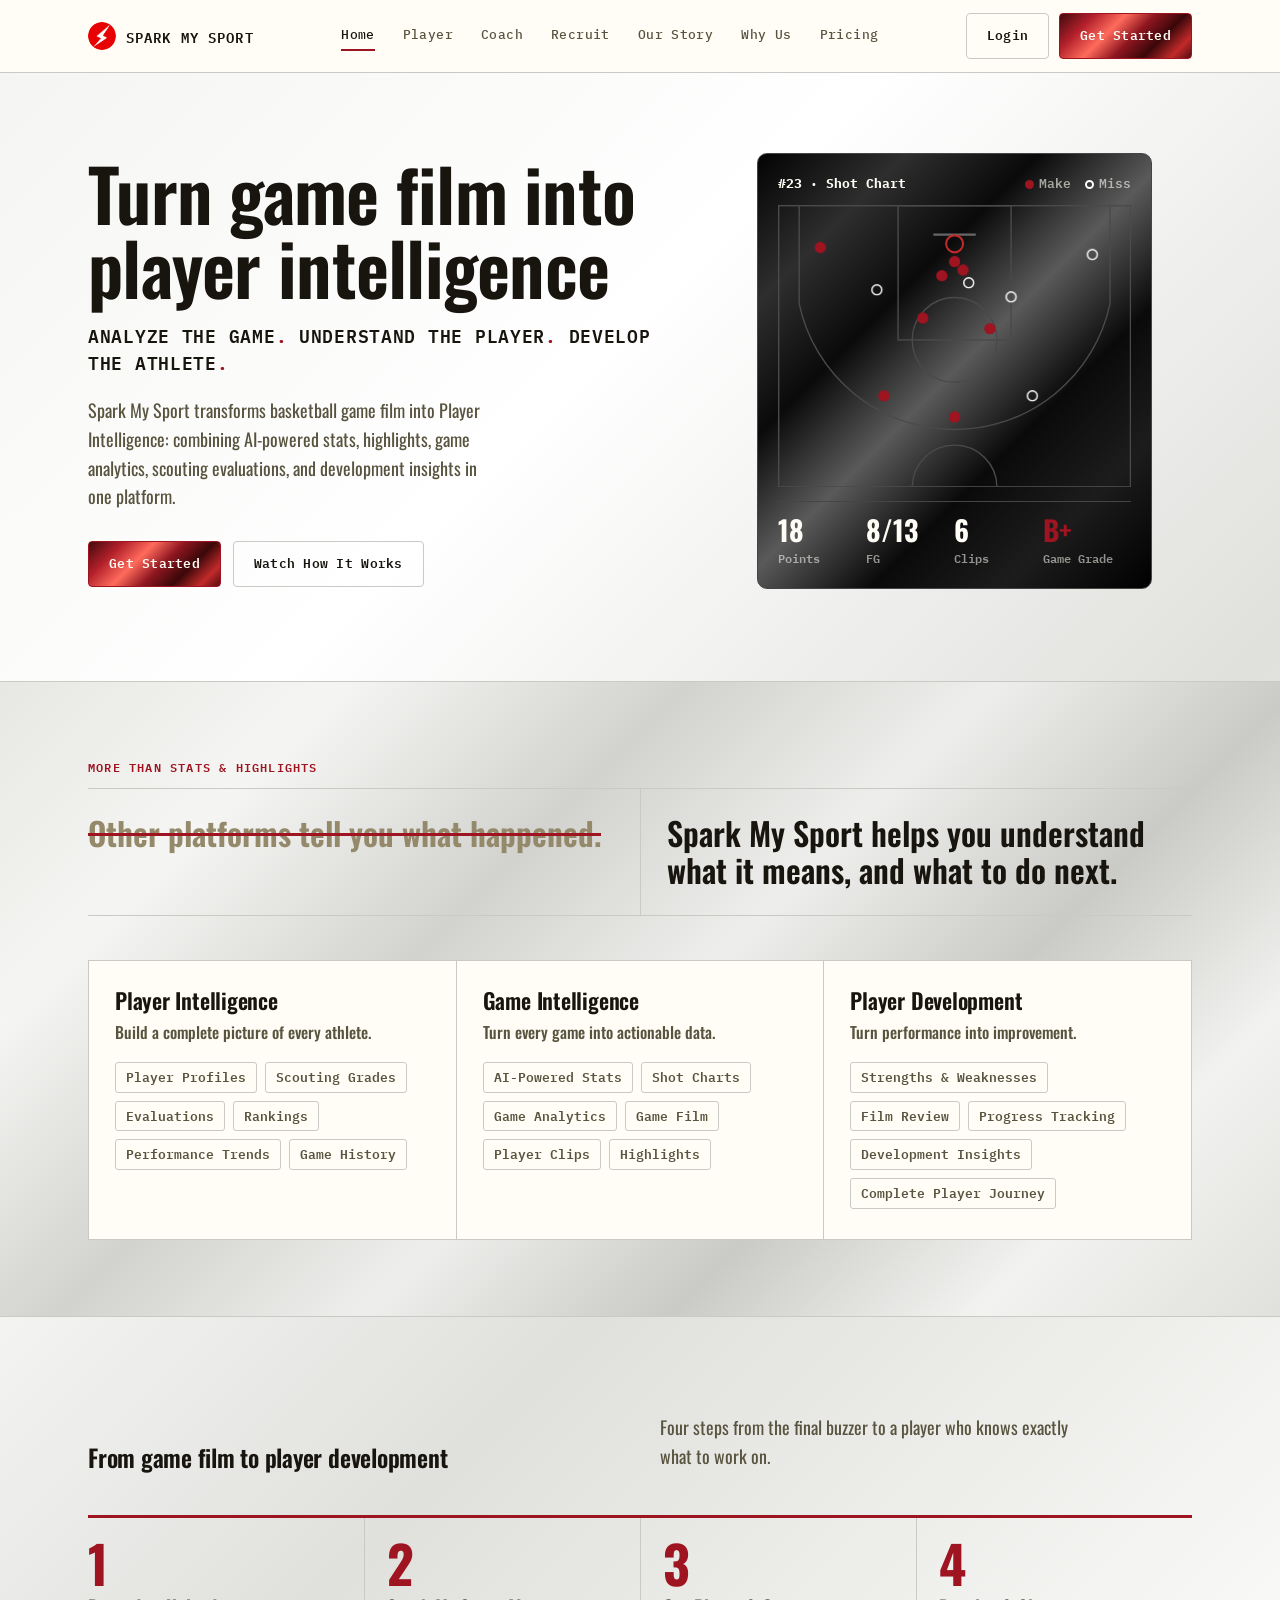
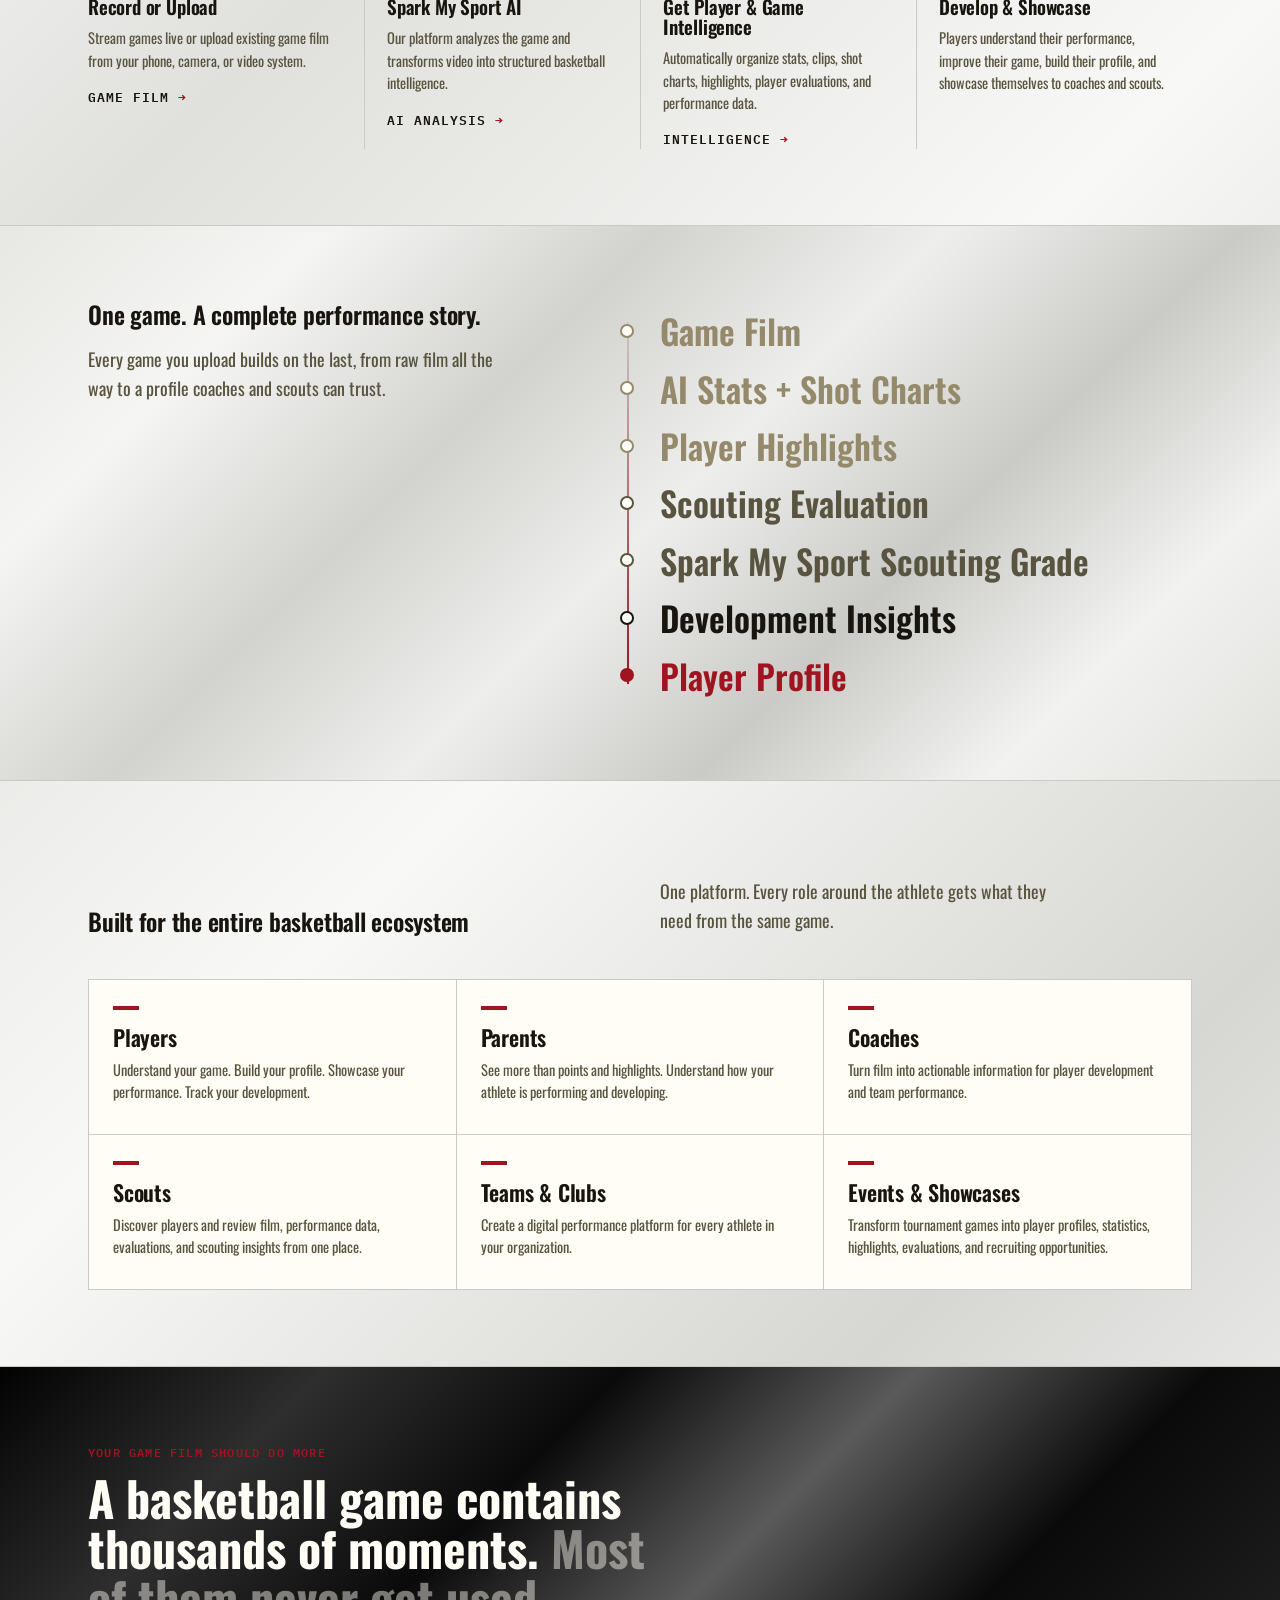
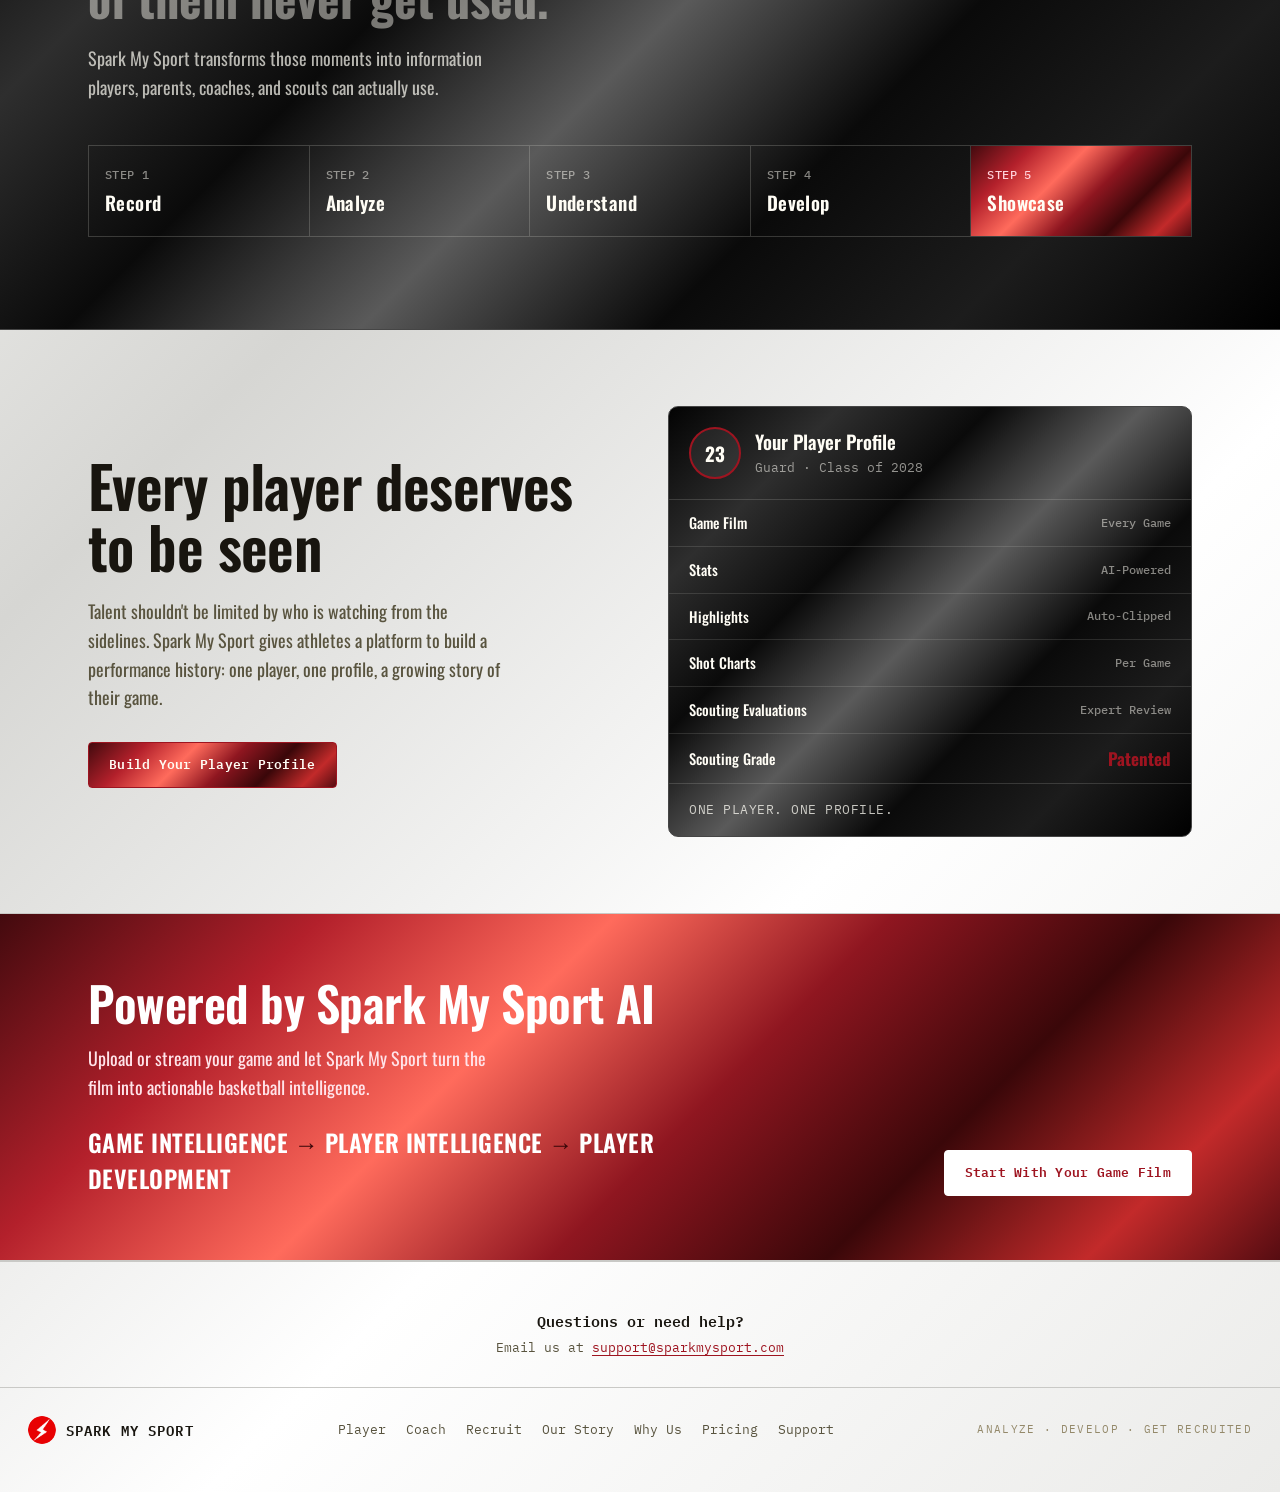
<file: index.html>
<!DOCTYPE html>
<html lang="en">
<head>
<meta charset="UTF-8">
<meta name="viewport" content="width=device-width, initial-scale=1.0">
<title>Spark My Sport | Turn Game Film Into Player Intelligence</title>
<meta name="description" content="Spark My Sport transforms basketball game film into Player Intelligence: AI-powered stats, highlights, game analytics, scouting evaluations, and development insights in one platform.">
<link rel="preconnect" href="https://fonts.googleapis.com">
<link rel="preconnect" href="https://fonts.gstatic.com" crossorigin>
<link href="https://fonts.googleapis.com/css2?family=Oswald:wght@400;500;600;700&family=IBM+Plex+Mono:wght@400;500;600&display=swap" rel="stylesheet">
<link rel="icon" type="image/png" href="images/latest-logo.png">
<link rel="apple-touch-icon" href="images/latest-logo.png">
<link rel="stylesheet" href="styles.css">
<style>
.hp-hero{ padding: 64px 0 76px; border-bottom: 1px solid var(--line); }
.hp-hero .wrap{ display:grid; grid-template-columns:1.1fr .9fr; gap:48px; align-items:center; }
.hp-hero h1{ font-size:clamp(42px,6vw,72px); line-height:1.03; margin:0 0 18px; }
.hp-tri{ font-family:var(--font-mono); font-weight:600; font-size:clamp(15px,1.6vw,18px); text-transform:uppercase; letter-spacing:.04em; margin:0 0 18px; color:var(--ink); }
.hp-tri span{ color:var(--accent); }
.hp-hero .lead{ margin-bottom:30px; }

.hp-court{ position:relative; background: var(--black-metal); border:1px solid var(--court-line); border-radius:10px; padding:20px; }
.hp-court svg{ width:100%; height:auto; display:block; }
.hp-court .rim{ fill:none; stroke:#4a4a4a; stroke-width:2; }
.hp-shot{ opacity:0; animation:hpPop .35s ease-out forwards; transform-box: fill-box; transform-origin: center; }
.hp-make{ fill: var(--accent); }
.hp-miss{ fill:none; stroke:#fff; stroke-width:2; }
@keyframes hpPop{ from{ opacity:0; transform:scale(.3);} to{ opacity:1; transform:scale(1);} }
.hp-readout{ display:grid; grid-template-columns:repeat(4,1fr); border-top:1px solid var(--court-line); margin-top:14px; padding-top:14px; }
.hp-readout div{ padding-right:8px; }
.hp-readout strong{ display:block; font-family:var(--font-display); font-weight:700; font-size:28px; line-height:1; color:var(--paper); }
.hp-readout span{ font-size:11.5px; color:rgba(255,253,245,0.55); font-weight:600; font-family:var(--font-mono); }
.hp-court-cap{ display:flex; justify-content:space-between; font-size:12.5px; color:rgba(255,253,245,0.6); font-weight:600; margin-bottom:12px; font-family:var(--font-mono); }
.hp-court-cap b{ color:var(--paper); font-weight:700; }
.hp-legend{ display:flex; gap:14px; }
.hp-legend i{ display:inline-block; width:9px; height:9px; border-radius:50%; margin-right:5px; vertical-align:-1px; }
.hp-legend .m{ background:var(--accent); } .hp-legend .x{ border:2px solid #fff; }

.hp-section{ padding:76px 0; border-bottom:1px solid var(--line); }
.hp-section:nth-of-type(even){ background: var(--panel-metal); }
.hp-head{ display:grid; grid-template-columns:1fr 1fr; gap:40px; align-items:end; margin-bottom:44px; }
.hp-kicker{ font-family:var(--font-mono); font-weight:600; font-size:12px; letter-spacing:.1em; text-transform:uppercase; color:var(--accent); margin-bottom:12px; }

.hp-contrast{ margin-bottom:44px; display:grid; grid-template-columns:1fr 1fr; border-top:1px solid var(--line); border-bottom:1px solid var(--line); }
.hp-contrast p{ font-family:var(--font-display); font-weight:600; font-size:clamp(22px,2.6vw,32px); line-height:1.15; padding:26px 26px 26px 0; }
.hp-contrast p:first-child{ color:var(--ink-dimmer); text-decoration:line-through; text-decoration-color:var(--accent); text-decoration-thickness:3px; }
.hp-contrast p:last-child{ border-left:1px solid var(--line); padding-left:26px; }

.hp-pillars{ display:grid; grid-template-columns:repeat(3,1fr); gap:1px; background:var(--line); border:1px solid var(--line); }
.hp-pillar{ background:var(--paper); padding:28px 26px 30px; }
.hp-pillar h3{ margin:0 0 8px; font-size:22px; }
.hp-pillar .hp-line{ font-size:16px; font-weight:500; color:var(--ink-dim); margin-bottom:18px; }
.hp-tags{ display:flex; flex-wrap:wrap; gap:8px; list-style:none; padding:0; margin:0; }
.hp-tags li{ font-family:var(--font-mono); font-size:12.5px; font-weight:600; color:var(--ink-dim); border:1px solid var(--line); padding:5px 10px; border-radius:3px; }

.hp-steps{ list-style:none; padding:0; margin:0; display:grid; grid-template-columns:repeat(4,1fr); border-top:3px solid var(--accent); }
.hp-step{ padding:24px 22px 0 0; }
.hp-step + .hp-step{ padding-left:22px; border-left:1px solid var(--line); }
.hp-num{ font-family:var(--font-display); font-weight:700; font-size:52px; line-height:.8; color:var(--accent); margin-bottom:14px; }
.hp-step h3{ font-size:19px; margin:0 0 10px; }
.hp-step p{ color:var(--ink-dim); font-size:14.5px; margin:0 0 16px; line-height:1.55; }
.hp-out{ font-family:var(--font-mono); font-weight:600; font-size:12.5px; letter-spacing:.08em; text-transform:uppercase; color:var(--ink); }
.hp-out::after{ content:" \2192"; color:var(--accent); }

.hp-story .wrap{ display:grid; grid-template-columns:.9fr 1.1fr; gap:56px; align-items:start; }
.hp-story-intro{ position:sticky; top:100px; }
.hp-story-intro p{ margin-top:18px; }
.hp-chain{ list-style:none; padding:0; margin:0; position:relative; }
.hp-chain::before{ content:""; position:absolute; left:11px; top:20px; bottom:20px; width:2px; background:linear-gradient(var(--line), var(--accent)); }
.hp-chain li{ position:relative; padding:10px 0 10px 44px; font-family:var(--font-display); font-weight:600; font-size:clamp(22px,3vw,34px); line-height:1.1; color:var(--ink-dimmer); }
.hp-chain li::before{ content:""; position:absolute; left:4px; top:50%; width:14px; height:14px; margin-top:-7px; border:2px solid var(--ink-dimmer); background:var(--paper); border-radius:50%; }
.hp-chain li:nth-child(n+4){ color:var(--ink-dim); }
.hp-chain li:nth-child(n+4)::before{ border-color:var(--ink-dim); }
.hp-chain li:nth-child(n+6){ color:var(--ink); }
.hp-chain li:nth-child(n+6)::before{ border-color:var(--ink); }
.hp-chain li:last-child{ color:var(--accent); }
.hp-chain li:last-child::before{ background:var(--accent); border-color:var(--accent); }

.hp-eco{ display:grid; grid-template-columns:repeat(3,1fr); gap:1px; background:var(--line); border:1px solid var(--line); }
.hp-eco article{ background:var(--paper); padding:26px 24px 30px; }
.hp-eco h3{ font-size:22px; margin:0 0 10px; }
.hp-eco h3::before{ content:""; display:block; width:26px; height:4px; background:var(--accent); margin-bottom:16px; }
.hp-eco p{ color:var(--ink-dim); font-size:14.5px; line-height:1.55; }

.hp-film{ background: var(--black-metal); color: var(--paper); border-bottom:1px solid var(--court-line); }
.hp-film .hp-kicker{ color: var(--accent); }
.hp-film .hp-big{ font-family:var(--font-display); font-weight:700; font-size:clamp(28px,4vw,48px); line-height:1.05; max-width:22ch; margin:0 0 18px; }
.hp-film .hp-big span{ color:rgba(255,253,245,0.45); }
.hp-film .lead{ color:rgba(255,253,245,0.7); }
.hp-flow{ display:flex; flex-wrap:wrap; margin-top:44px; border:1px solid rgba(255,253,245,0.18); list-style:none; padding:0; }
.hp-flow li{ flex:1 1 0; min-width:140px; padding:20px 16px; font-family:var(--font-display); font-weight:600; font-size:19px; letter-spacing:.02em; border-right:1px solid rgba(255,253,245,0.18); }
.hp-flow li:last-child{ border-right:0; background: var(--red-metal); }
.hp-flow li small{ display:block; font-family:var(--font-mono); font-weight:500; font-size:11.5px; text-transform:uppercase; color:rgba(255,253,245,0.5); margin-bottom:4px; }
.hp-flow li:last-child small{ color:#ffd1da; }

.hp-seen .wrap{ display:grid; grid-template-columns:1fr 1fr; gap:56px; align-items:center; }
.hp-seen h2{ font-size:clamp(34px,4.8vw,58px); }
.hp-seen .lead{ margin:20px 0 28px; }
.hp-profile{ border:1px solid var(--court-line); background: var(--black-metal); border-radius:10px; overflow:hidden; color:var(--paper); }
.hp-profile-top{ display:flex; align-items:center; gap:14px; padding:20px; border-bottom:1px solid rgba(255,253,245,0.15); }
.hp-avatar{ width:52px; height:52px; border-radius:50%; background:rgba(255,253,245,0.08); border:2px solid var(--accent); display:grid; place-items:center; font-family:var(--font-display); font-weight:700; font-size:19px; flex:none; }
.hp-profile-top strong{ font-family:var(--font-display); font-weight:600; font-size:19px; display:block; line-height:1.2; }
.hp-profile-top span{ font-size:12.5px; color:rgba(255,253,245,0.55); font-family:var(--font-mono); }
.hp-layers{ list-style:none; margin:0; padding:0; }
.hp-layers li{ display:flex; justify-content:space-between; align-items:center; padding:12px 20px; border-bottom:1px solid rgba(255,253,245,0.12); font-weight:500; font-size:14.5px; }
.hp-layers li:last-child{ border-bottom:0; }
.hp-layers li span{ font-size:12px; color:rgba(255,253,245,0.5); font-family:var(--font-mono); }
.hp-layers li.grade span{ color:var(--accent); font-family:var(--font-display); font-weight:700; font-size:17px; }
.hp-profile-foot{ padding:16px 20px; border-top:1px solid rgba(255,253,245,0.15); font-family:var(--font-mono); font-size:13px; text-transform:uppercase; letter-spacing:.04em; color:rgba(255,253,245,0.75); }

.hp-ai{ background: var(--red-metal); border-bottom:1px solid var(--line); }
.hp-ai .wrap{ display:grid; grid-template-columns:1.2fr .8fr; gap:40px; align-items:end; padding:64px 28px; }
.hp-ai h2{ color:#fff; font-size:clamp(30px,4vw,48px); }
.hp-ai .lead{ color:#ffe3e9; margin-top:16px; }
.hp-ai .hp-path{ font-family:var(--font-display); font-weight:600; font-size:clamp(18px,2vw,24px); text-transform:uppercase; margin-top:22px; letter-spacing:.02em; color:#fff; }
.hp-ai .hp-path i{ font-style:normal; color:#3a0709; padding:0 6px; }
.hp-ai .hp-btns{ display:flex; justify-content:flex-end; }

@media (max-width:980px){
  .hp-hero .wrap, .hp-head, .hp-story .wrap, .hp-seen .wrap, .hp-ai .wrap{ grid-template-columns:1fr; }
  .hp-story-intro{ position:static; }
  .hp-steps{ grid-template-columns:1fr 1fr; border-top:0; }
  .hp-step, .hp-step + .hp-step{ padding:22px 20px 22px 0; border-left:0; border-top:3px solid var(--accent); }
  .hp-step:nth-child(even){ padding-left:20px; border-left:1px solid var(--line); }
  .hp-pillars, .hp-eco{ grid-template-columns:1fr 1fr; }
  .hp-ai .hp-btns{ justify-content:flex-start; }
}
@media (max-width:640px){
  .hp-section{ padding:52px 0; }
  .hp-hero{ padding:36px 0 48px; }
  .hp-contrast{ grid-template-columns:1fr; }
  .hp-contrast p{ padding:20px 0; }
  .hp-contrast p:last-child{ border-left:0; border-top:1px solid var(--line); padding-left:0; }
  .hp-pillars, .hp-eco, .hp-steps{ grid-template-columns:1fr; }
  .hp-step:nth-child(even){ padding-left:0; border-left:0; }
  .hp-flow li{ flex-basis:100%; border-right:0; border-bottom:1px solid rgba(255,253,245,0.18); }
  .hp-flow li:last-child{ border-bottom:0; }
}
</style>
</head>
<body>

<header class="nav">
  <div class="nav-inner">
    <a href="index.html" class="logo"><img src="images/latest-logo.png" alt="Spark My Sport" class="logo-mark">SPARK MY SPORT</a><button class="nav-toggle" type="button" aria-label="Menu" aria-expanded="false" aria-controls="nav-menu"><span></span><span></span><span></span></button><div class="nav-menu" id="nav-menu"><nav class="links"><a href="index.html" class="active">Home</a><a href="player.html">Player</a><a href="coach.html">Coach</a><a href="recruit.html">Recruit</a><a href="our-story.html">Our Story</a><a href="why-us.html">Why Us</a><a href="pricing.html">Pricing</a></nav><div class="nav-actions">
      <a href="https://stream.sparkmysport.com/login" class="btn btn-ghost">Login</a>
      <a href="pricing.html" class="btn btn-primary">Get Started</a>
    </div></div>
  </div>
</header>

<section class="hp-hero">
  <div class="wrap">
    <div>
      <h1>Turn game film into player intelligence</h1>
      <p class="hp-tri">Analyze the game<span>.</span> Understand the player<span>.</span> Develop the athlete<span>.</span></p>
      <p class="lead">Spark My Sport transforms basketball game film into Player Intelligence: combining AI-powered stats, highlights, game analytics, scouting evaluations, and development insights in one platform.</p>
      <div class="hero-cta">
        <a class="btn btn-primary" href="pricing.html">Get Started</a>
        <a class="btn btn-ghost" href="#how">Watch How It Works</a>
      </div>
    </div>

    <figure class="hp-court" aria-label="Example shot chart generated from game film">
      <div class="hp-court-cap"><b>#23 &middot; Shot Chart</b><span class="hp-legend"><span><i class="m"></i>Make</span><span><i class="x"></i>Miss</span></span></div>
      <svg viewBox="0 0 500 400" role="img" aria-hidden="true">
        <rect x="1" y="1" width="498" height="398" class="rim"/>
        <rect x="170" y="1" width="160" height="190" class="rim"/>
        <circle cx="250" cy="191" r="60" class="rim"/>
        <path d="M30 1 V140 A 225 225 0 0 0 470 140 V1" class="rim"/>
        <line x1="220" y1="42" x2="280" y2="42" class="rim" style="stroke:#666;stroke-width:3"/>
        <circle cx="250" cy="55" r="12" class="rim" style="stroke:#c22a2a;stroke-width:3"/>
        <path d="M190 400 A 60 60 0 0 1 310 400" class="rim"/>
        <g>
          <circle class="hp-shot hp-make" cx="250" cy="80" r="8" style="animation-delay:.2s"/>
          <circle class="hp-shot hp-make" cx="232" cy="100" r="8" style="animation-delay:.3s"/>
          <circle class="hp-shot hp-miss" cx="270" cy="110" r="7" style="animation-delay:.4s"/>
          <circle class="hp-shot hp-make" cx="205" cy="160" r="8" style="animation-delay:.5s"/>
          <circle class="hp-shot hp-make" cx="300" cy="175" r="8" style="animation-delay:.6s"/>
          <circle class="hp-shot hp-miss" cx="140" cy="120" r="7" style="animation-delay:.7s"/>
          <circle class="hp-shot hp-make" cx="60" cy="60" r="8" style="animation-delay:.8s"/>
          <circle class="hp-shot hp-miss" cx="445" cy="70" r="7" style="animation-delay:.9s"/>
          <circle class="hp-shot hp-make" cx="250" cy="300" r="8" style="animation-delay:1s"/>
          <circle class="hp-shot hp-miss" cx="360" cy="270" r="7" style="animation-delay:1.1s"/>
          <circle class="hp-shot hp-make" cx="150" cy="270" r="8" style="animation-delay:1.2s"/>
          <circle class="hp-shot hp-miss" cx="330" cy="130" r="7" style="animation-delay:1.3s"/>
          <circle class="hp-shot hp-make" cx="262" cy="92" r="8" style="animation-delay:1.4s"/>
        </g>
      </svg>
      <div class="hp-readout">
        <div><strong>18</strong><span>Points</span></div>
        <div><strong>8/13</strong><span>FG</span></div>
        <div><strong>6</strong><span>Clips</span></div>
        <div><strong style="color:var(--accent)">B+</strong><span>Game Grade</span></div>
      </div>
    </figure>
  </div>
</section>

<section class="hp-section" aria-labelledby="more-title">
  <div class="wrap">
    <div class="hp-kicker">More Than Stats &amp; Highlights</div>
    <div class="hp-contrast reveal">
      <p>Other platforms tell you what happened.</p>
      <p id="more-title">Spark My Sport helps you understand what it means, and what to do next.</p>
    </div>
    <div class="hp-pillars reveal">
      <article class="hp-pillar">
        <h3>Player Intelligence</h3>
        <p class="hp-line">Build a complete picture of every athlete.</p>
        <ul class="hp-tags"><li>Player Profiles</li><li>Scouting Grades</li><li>Evaluations</li><li>Rankings</li><li>Performance Trends</li><li>Game History</li></ul>
      </article>
      <article class="hp-pillar">
        <h3>Game Intelligence</h3>
        <p class="hp-line">Turn every game into actionable data.</p>
        <ul class="hp-tags"><li>AI-Powered Stats</li><li>Shot Charts</li><li>Game Analytics</li><li>Game Film</li><li>Player Clips</li><li>Highlights</li></ul>
      </article>
      <article class="hp-pillar">
        <h3>Player Development</h3>
        <p class="hp-line">Turn performance into improvement.</p>
        <ul class="hp-tags"><li>Strengths &amp; Weaknesses</li><li>Film Review</li><li>Progress Tracking</li><li>Development Insights</li><li>Complete Player Journey</li></ul>
      </article>
    </div>
  </div>
</section>

<section class="hp-section" id="how" aria-labelledby="how-title">
  <div class="wrap">
    <div class="hp-head">
      <h2 id="how-title">From game film to player development</h2>
      <p class="lead">Four steps from the final buzzer to a player who knows exactly what to work on.</p>
    </div>
    <ol class="hp-steps reveal">
      <li class="hp-step"><div class="hp-num">1</div><h3>Record or Upload</h3><p>Stream games live or upload existing game film from your phone, camera, or video system.</p><div class="hp-out">Game Film</div></li>
      <li class="hp-step"><div class="hp-num">2</div><h3>Spark My Sport AI</h3><p>Our platform analyzes the game and transforms video into structured basketball intelligence.</p><div class="hp-out">AI Analysis</div></li>
      <li class="hp-step"><div class="hp-num">3</div><h3>Get Player &amp; Game Intelligence</h3><p>Automatically organize stats, clips, shot charts, highlights, player evaluations, and performance data.</p><div class="hp-out">Intelligence</div></li>
      <li class="hp-step"><div class="hp-num">4</div><h3>Develop &amp; Showcase</h3><p>Players understand their performance, improve their game, build their profile, and showcase themselves to coaches and scouts.</p></li>
    </ol>
  </div>
</section>

<section class="hp-section hp-story" aria-labelledby="story-title">
  <div class="wrap">
    <div class="hp-story-intro">
      <h2 id="story-title">One game. A complete performance story.</h2>
      <p class="lead">Every game you upload builds on the last, from raw film all the way to a profile coaches and scouts can trust.</p>
    </div>
    <ol class="hp-chain reveal">
      <li>Game Film</li>
      <li>AI Stats + Shot Charts</li>
      <li>Player Highlights</li>
      <li>Scouting Evaluation</li>
      <li>Spark My Sport Scouting Grade</li>
      <li>Development Insights</li>
      <li>Player Profile</li>
    </ol>
  </div>
</section>

<section class="hp-section" id="who" aria-labelledby="who-title">
  <div class="wrap">
    <div class="hp-head">
      <h2 id="who-title">Built for the entire basketball ecosystem</h2>
      <p class="lead">One platform. Every role around the athlete gets what they need from the same game.</p>
    </div>
    <div class="hp-eco reveal">
      <article><h3>Players</h3><p>Understand your game. Build your profile. Showcase your performance. Track your development.</p></article>
      <article><h3>Parents</h3><p>See more than points and highlights. Understand how your athlete is performing and developing.</p></article>
      <article><h3>Coaches</h3><p>Turn film into actionable information for player development and team performance.</p></article>
      <article><h3>Scouts</h3><p>Discover players and review film, performance data, evaluations, and scouting insights from one place.</p></article>
      <article><h3>Teams &amp; Clubs</h3><p>Create a digital performance platform for every athlete in your organization.</p></article>
      <article><h3>Events &amp; Showcases</h3><p>Transform tournament games into player profiles, statistics, highlights, evaluations, and recruiting opportunities.</p></article>
    </div>
  </div>
</section>

<section class="hp-film" aria-labelledby="film-title">
  <div class="wrap" style="padding-top:76px;padding-bottom:76px;">
    <div class="hp-kicker" id="film-title">Your Game Film Should Do More</div>
    <p class="hp-big">A basketball game contains thousands of moments. <span>Most of them never get used.</span></p>
    <p class="lead">Spark My Sport transforms those moments into information players, parents, coaches, and scouts can actually use.</p>
    <ol class="hp-flow reveal">
      <li><small>Step 1</small>Record</li>
      <li><small>Step 2</small>Analyze</li>
      <li><small>Step 3</small>Understand</li>
      <li><small>Step 4</small>Develop</li>
      <li><small>Step 5</small>Showcase</li>
    </ol>
  </div>
</section>

<section class="hp-section hp-seen" id="seen" aria-labelledby="seen-title">
  <div class="wrap">
    <div>
      <h2 id="seen-title">Every player deserves to be seen</h2>
      <p class="lead">Talent shouldn't be limited by who is watching from the sidelines. Spark My Sport gives athletes a platform to build a performance history: one player, one profile, a growing story of their game.</p>
      <div class="hero-cta"><a class="btn btn-primary" href="pricing.html">Build Your Player Profile</a></div>
    </div>
    <div class="hp-profile reveal" aria-label="What a player profile combines">
      <div class="hp-profile-top">
        <div class="hp-avatar" aria-hidden="true">23</div>
        <div><strong>Your Player Profile</strong><span>Guard &middot; Class of 2028</span></div>
      </div>
      <ul class="hp-layers">
        <li>Game Film <span>Every Game</span></li>
        <li>Stats <span>AI-Powered</span></li>
        <li>Highlights <span>Auto-Clipped</span></li>
        <li>Shot Charts <span>Per Game</span></li>
        <li>Scouting Evaluations <span>Expert Review</span></li>
        <li class="grade">Scouting Grade <span>Patented</span></li>
      </ul>
      <div class="hp-profile-foot">One Player. One Profile.</div>
    </div>
  </div>
</section>

<section class="hp-ai" id="start" aria-labelledby="ai-title">
  <div class="wrap">
    <div>
      <h2 id="ai-title">Powered by Spark My Sport AI</h2>
      <p class="lead">Upload or stream your game and let Spark My Sport turn the film into actionable basketball intelligence.</p>
      <p class="hp-path">Game Intelligence<i>&rarr;</i>Player Intelligence<i>&rarr;</i>Player Development</p>
    </div>
    <div class="hp-btns"><a class="btn btn-primary" href="pricing.html" style="background:#fff;color:var(--accent);border-color:#fff;">Start With Your Game Film</a></div>
  </div>
</section>

<footer>
  <div class="wrap foot-support"><p>Questions or need help?</p><p>Email us at <a href="mailto:support@sparkmysport.com">support@sparkmysport.com</a></p></div><div class="wrap foot-inner">
    <a href="index.html" class="logo"><img src="images/latest-logo.png" alt="Spark My Sport" class="logo-mark">SPARK MY SPORT</a>
    <nav class="foot-links"><a href="player.html">Player</a><a href="coach.html">Coach</a><a href="recruit.html">Recruit</a><a href="our-story.html">Our Story</a><a href="why-us.html">Why Us</a><a href="pricing.html">Pricing</a><a href="mailto:support@sparkmysport.com">Support</a></nav>
    <div class="mono">ANALYZE &middot; DEVELOP &middot; GET RECRUITED</div>
  </div>
</footer>

<script src="script.js"></script>
</body>
</html>
</file>
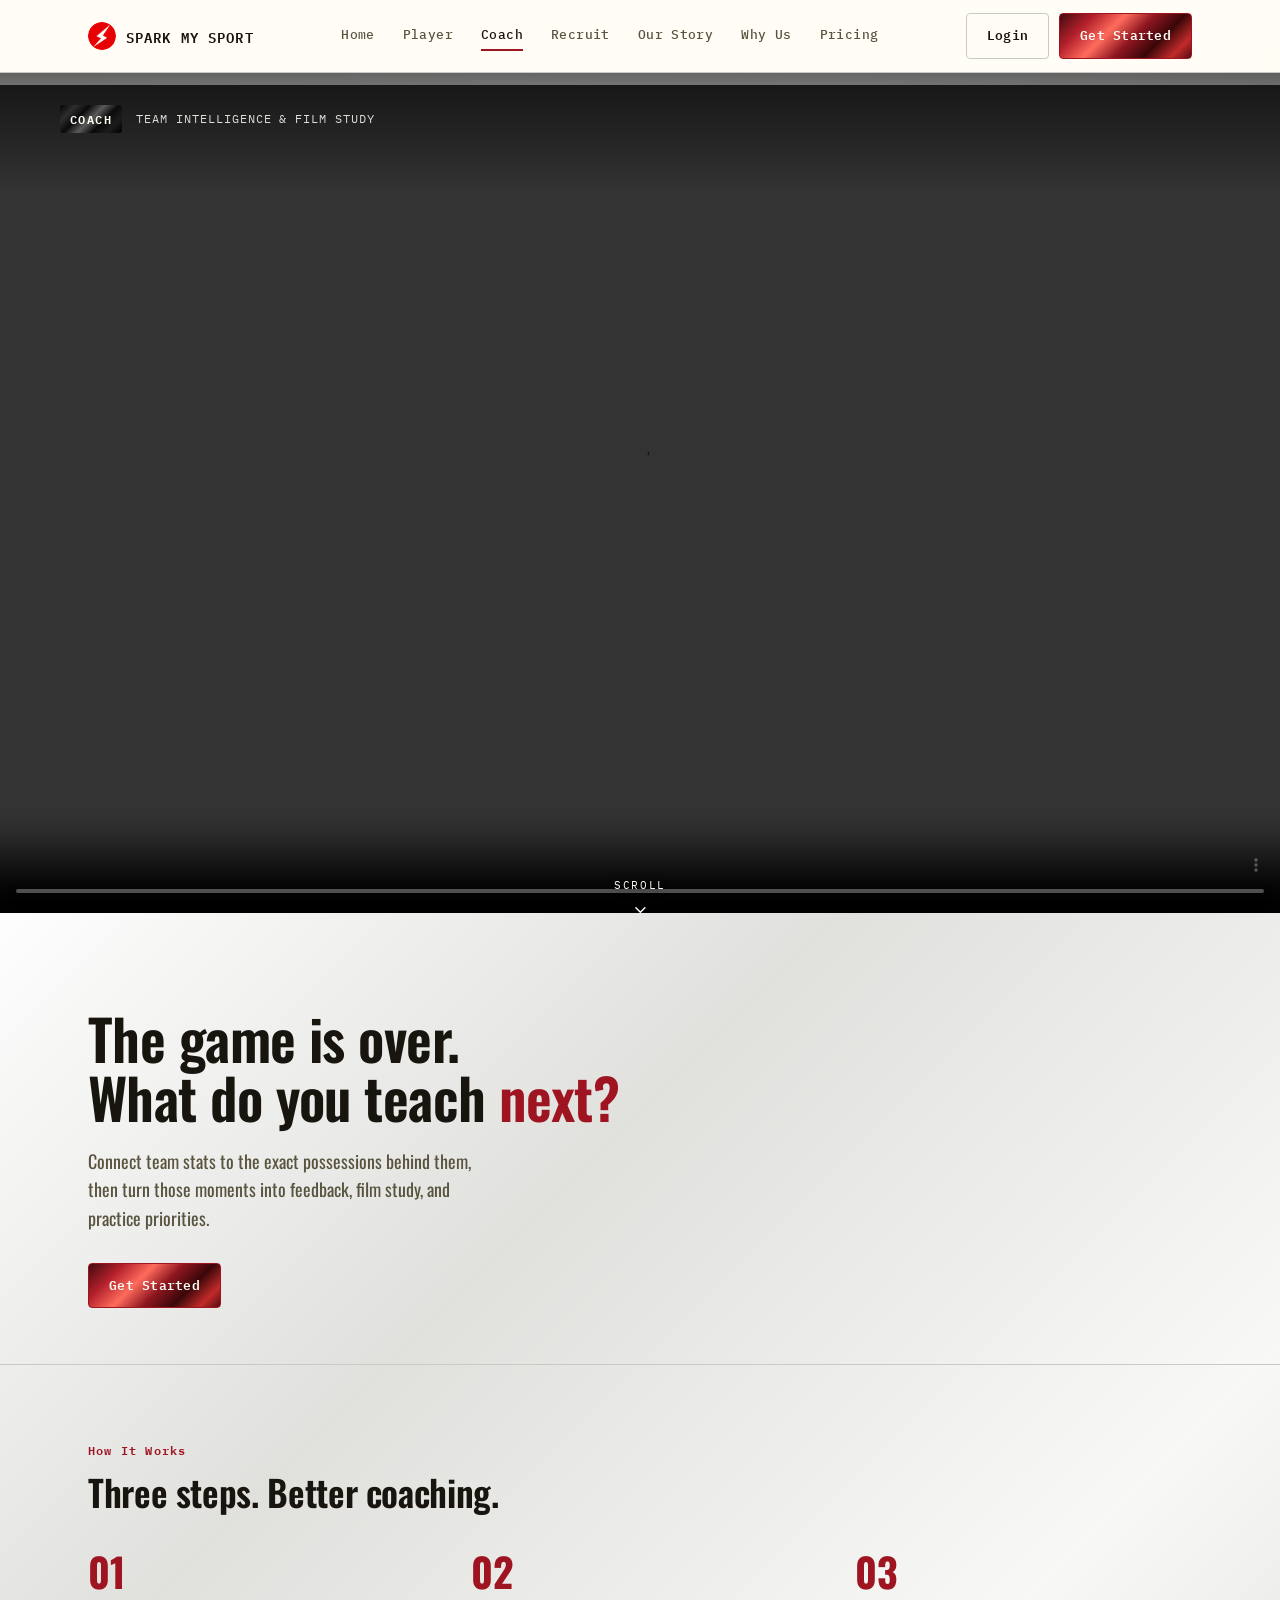
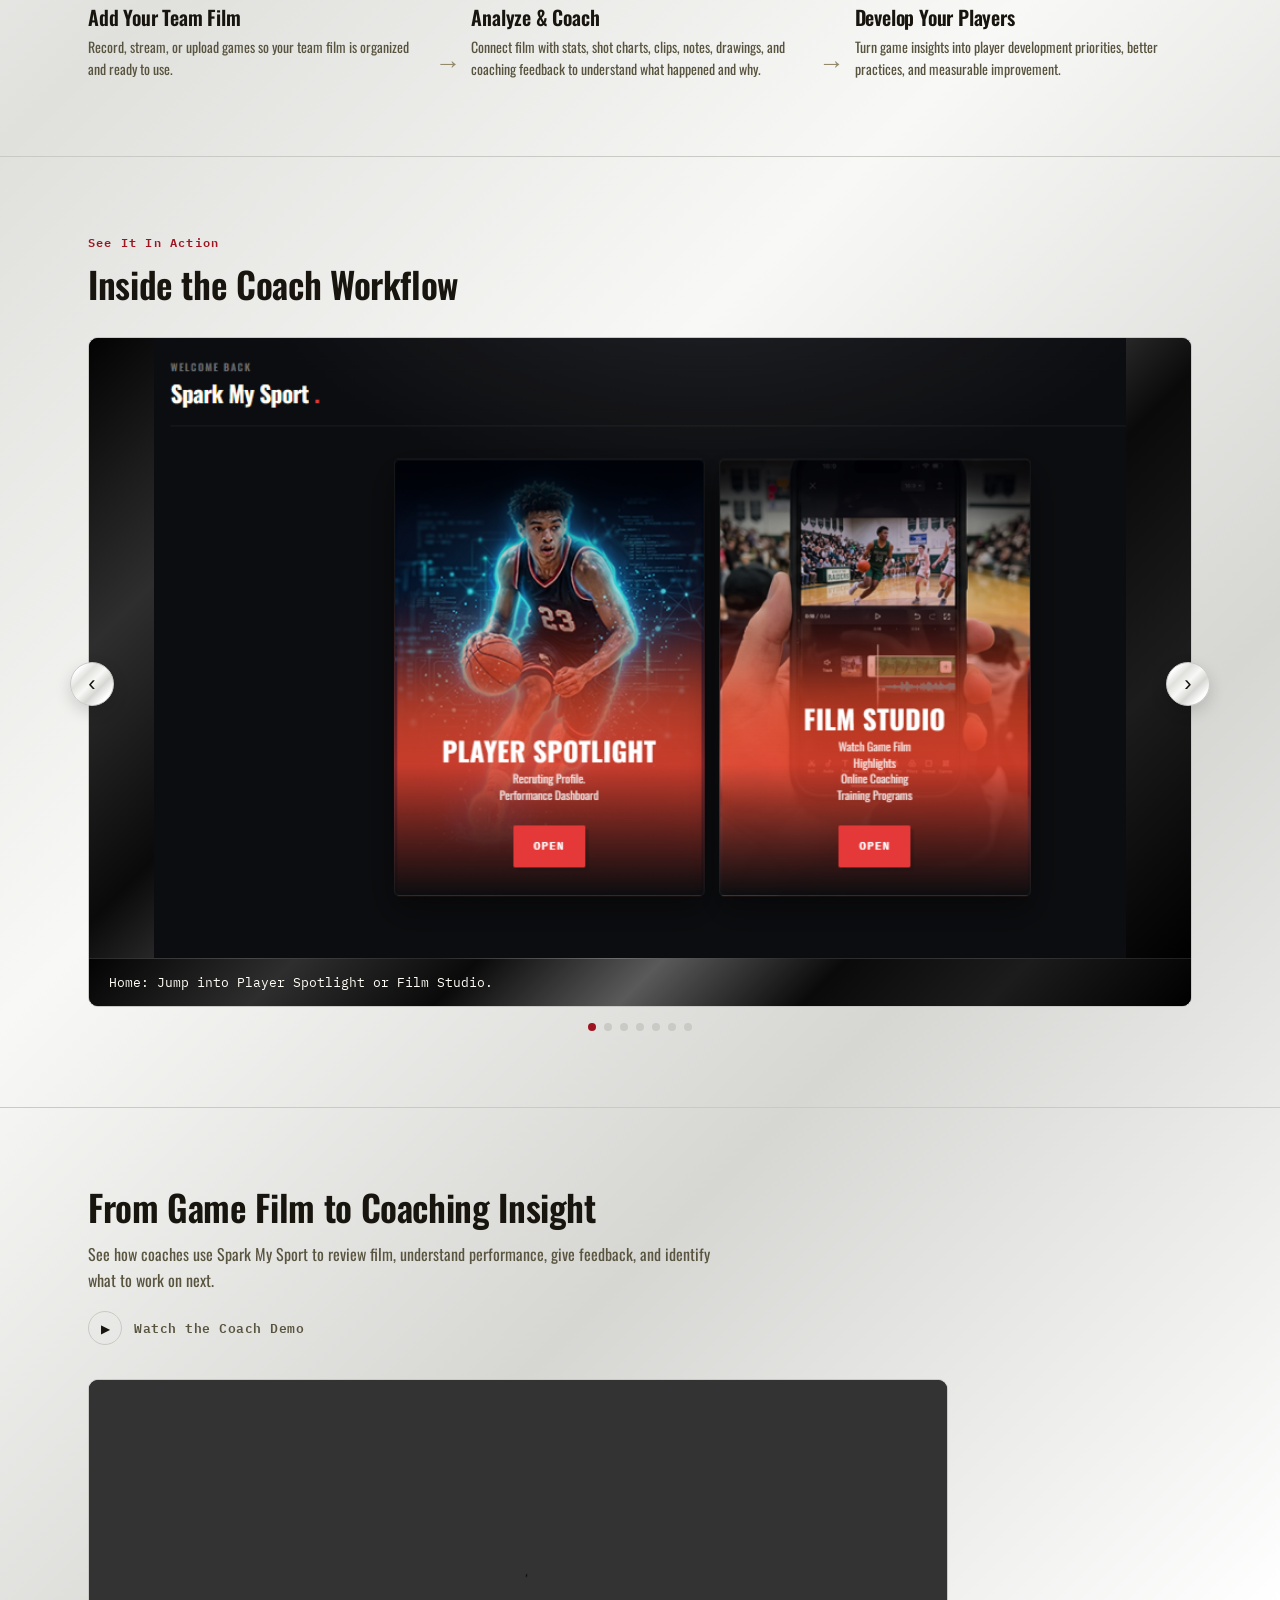
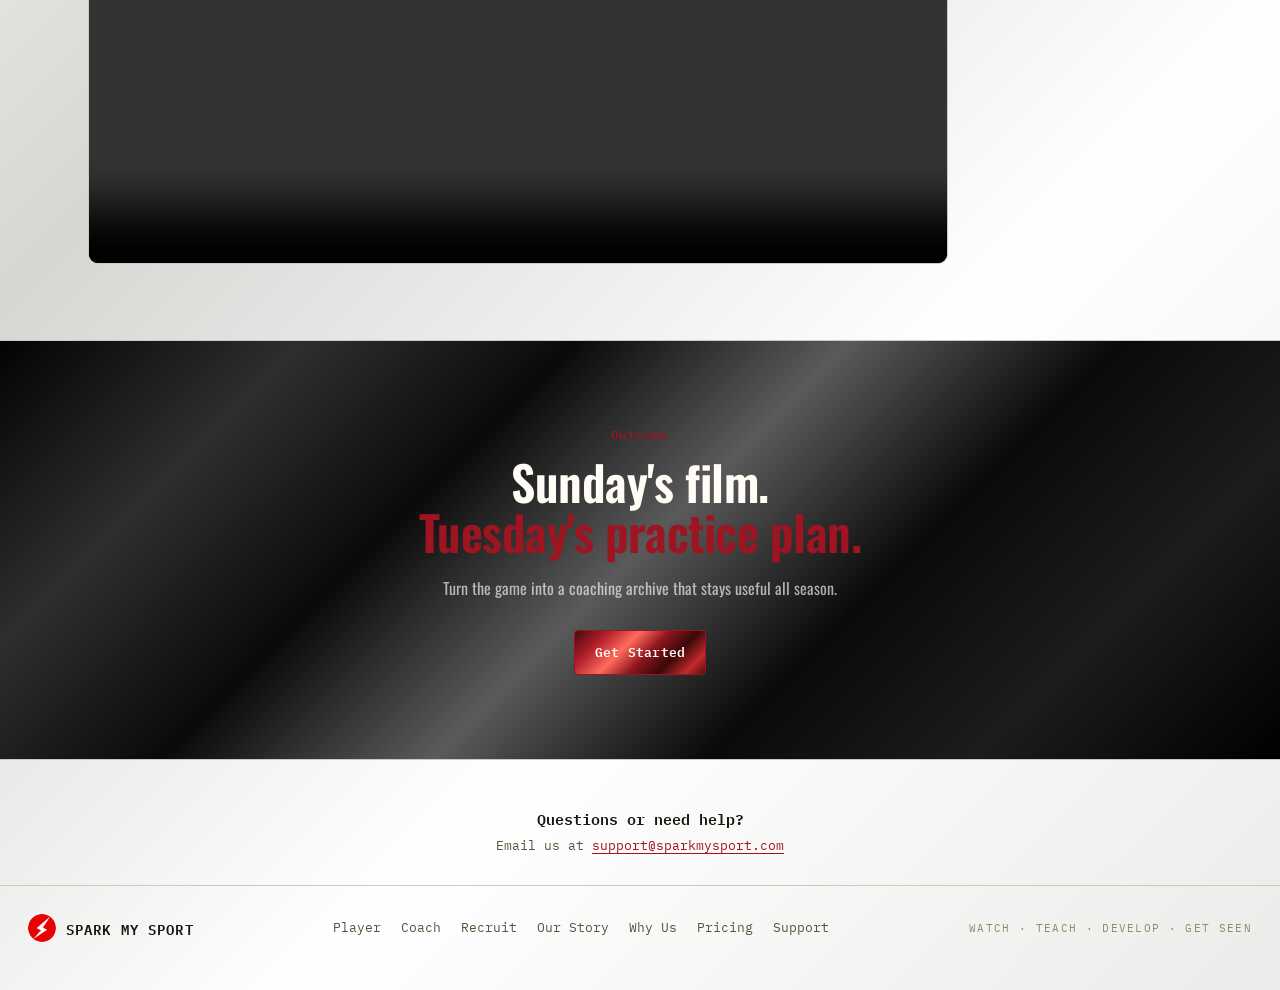
<file: coach.html>
<!DOCTYPE html>
<html lang="en">
<head>
<meta charset="UTF-8">
<meta name="viewport" content="width=device-width, initial-scale=1.0">
<title>Coach Intelligence | Spark My Sport</title>
<link rel="preconnect" href="https://fonts.googleapis.com">
<link rel="preconnect" href="https://fonts.gstatic.com" crossorigin>
<link href="https://fonts.googleapis.com/css2?family=Oswald:wght@400;500;600;700&family=IBM+Plex+Mono:wght@400;500;600&display=swap" rel="stylesheet">
<link rel="icon" type="image/png" href="images/latest-logo.png">
<link rel="apple-touch-icon" href="images/latest-logo.png">
<link rel="stylesheet" href="styles.css">
</head>
<body>
<header class="nav">
  <div class="nav-inner">
    <a href="index.html" class="logo"><img src="images/latest-logo.png" alt="Spark My Sport" class="logo-mark">SPARK MY SPORT</a><button class="nav-toggle" type="button" aria-label="Menu" aria-expanded="false" aria-controls="nav-menu"><span></span><span></span><span></span></button><div class="nav-menu" id="nav-menu"><nav class="links"><a href="index.html">Home</a><a href="player.html">Player</a><a href="coach.html" class="active">Coach</a><a href="recruit.html">Recruit</a><a href="our-story.html">Our Story</a><a href="why-us.html">Why Us</a><a href="pricing.html">Pricing</a></nav><div class="nav-actions"><a href="https://stream.sparkmysport.com/login" class="btn btn-ghost">Login</a><a href="pricing.html" class="btn btn-primary">Get Started</a></div></div></div>
</header>
<section class="story-section video-hero" id="coach-promo"><div class="video-hero-label"><div class="wrap"><div class="quarter-band"><span class="quarter-tag">COACH</span><span class="clock">TEAM INTELLIGENCE & FILM STUDY</span></div></div></div><div class="wrap"><div class="testimonial-videos reveal"><div class="testimonial-video"><video controls autoplay muted loop playsinline preload="auto" data-vertical="videos/coach-promo-vertical.mp4"><source src="videos/coach-promo.mp4" type="video/mp4">Your browser does not support the video tag.</video></div></div></div><div class="scroll-cue">Scroll<svg viewBox="0 0 24 24" fill="none" stroke="currentColor" stroke-width="2" stroke-linecap="round" stroke-linejoin="round"><path d="M6 9l6 6 6-6"/></svg></div></section><section class="hero"><div class="wrap"><div class="hero-copy"><div class="section-head"><h1>The game is over.<br>What do you teach <em>next?</em></h1><p class="lead">Connect team stats to the exact possessions behind them, then turn those moments into feedback, film study, and practice priorities.</p><div class="hero-cta"><a href="pricing.html" class="btn btn-primary">Get Started</a></div></div></div></div></section><section class="story-section steps-section" id="how"><div class="wrap"><div class="section-head reveal"><div class="eyebrow">How It Works</div><h2>Three steps. Better coaching.</h2></div><div class="steps-flow reveal"><div class="step-block"><div class="step-number">01</div><h3>Add Your Team Film</h3><p>Record, stream, or upload games so your team film is organized and ready to use.</p></div><div class="step-connector" aria-hidden="true">→</div><div class="step-block"><div class="step-number">02</div><h3>Analyze &amp; Coach</h3><p>Connect film with stats, shot charts, clips, notes, drawings, and coaching feedback to understand what happened and why.</p></div><div class="step-connector" aria-hidden="true">→</div><div class="step-block"><div class="step-number">03</div><h3>Develop Your Players</h3><p>Turn game insights into player development priorities, better practices, and measurable improvement.</p></div></div></div></section><section class="story-section coach-carousel-section"><div class="wrap"><div class="section-head reveal"><div class="eyebrow">See It In Action</div><h2>Inside the Coach Workflow</h2></div><div class="carousel reveal"><div class="carousel-viewport"><div class="carousel-track"><div class="carousel-slide"><img src="images/coach-carousel/01-home-screen.png" alt="Spark My Sport home screen with Player Spotlight and Film Studio."><p class="carousel-caption">Home: Jump into Player Spotlight or Film Studio.</p></div><div class="carousel-slide"><img src="images/coach-carousel/02-film-studio-home.png" alt="Film Studio channel with all game film sessions organized in one place."><p class="carousel-caption">Film Studio: Every game session organized in one channel.</p></div><div class="carousel-slide"><img src="images/coach-carousel/07-analyze-with-sparky-ai.png" alt="Analyze with Sparky AI button above a game film clip."><p class="carousel-caption">Or let Sparky AI analyze the game for you.</p></div><div class="carousel-slide"><img src="images/coach-carousel/03-tag-plays.png" alt="Tagging plays and stats while reviewing game film."><p class="carousel-caption">Tag plays and stats as you watch the film.</p></div><div class="carousel-slide"><img src="images/coach-carousel/04-shot-chart.png" alt="Shot chart built automatically from tagged plays."><p class="carousel-caption">See a shot chart build automatically from your tags.</p></div><div class="carousel-slide"><img src="images/coach-carousel/05-coach-video-feedback.png" alt="Coach recording video feedback directly on a play."><p class="carousel-caption">Record personal coach video feedback on any play.</p></div><div class="carousel-slide"><img src="images/coach-carousel/06-draw-tools.png" alt="Drawing lines and arrows directly on game film to explain a play."><p class="carousel-caption">Draw directly on film to explain positioning and plays.</p></div></div></div><button type="button" class="carousel-btn carousel-prev" aria-label="Previous screenshot">&#8249;</button><button type="button" class="carousel-btn carousel-next" aria-label="Next screenshot">&#8250;</button><div class="carousel-dots"></div></div></div></section><section class="story-section"><div class="wrap"><div class="section-head reveal"><h2>From Game Film to Coaching Insight</h2><p>See how coaches use Spark My Sport to review film, understand performance, give feedback, and identify what to work on next.</p><a href="#coach-demo-video" class="watch-video"><span class="watch-video-icon" aria-hidden="true">▶</span> Watch the Coach Demo</a></div><div class="testimonial-videos reveal" id="coach-demo-video"><div class="testimonial-video"><video controls playsinline preload="metadata" data-vertical="videos/coach-demo-vertical.mp4"><source src="videos/coach-demo.mp4" type="video/mp4">Your browser does not support the video tag.</video></div></div></div></section><section class="buzzer"><div class="wrap"><div class="eyebrow">Outcome</div><h2>Sunday's film.<br><em>Tuesday's practice plan.</em></h2><p>Turn the game into a coaching archive that stays useful all season.</p><div class="hero-cta"><a href="pricing.html" class="btn btn-primary">Get Started</a></div></div></section>
<footer><div class="wrap foot-support"><p>Questions or need help?</p><p>Email us at <a href="mailto:support@sparkmysport.com">support@sparkmysport.com</a></p></div><div class="wrap foot-inner"><a href="index.html" class="logo"><img src="images/latest-logo.png" alt="Spark My Sport" class="logo-mark">SPARK MY SPORT</a><nav class="foot-links"><a href="player.html">Player</a><a href="coach.html">Coach</a><a href="recruit.html">Recruit</a><a href="our-story.html">Our Story</a><a href="why-us.html">Why Us</a><a href="pricing.html">Pricing</a><a href="mailto:support@sparkmysport.com">Support</a></nav><div class="mono">WATCH · TEACH · DEVELOP · GET SEEN</div></div></footer>
<script src="script.js"></script>
</body>
</html>
</file>
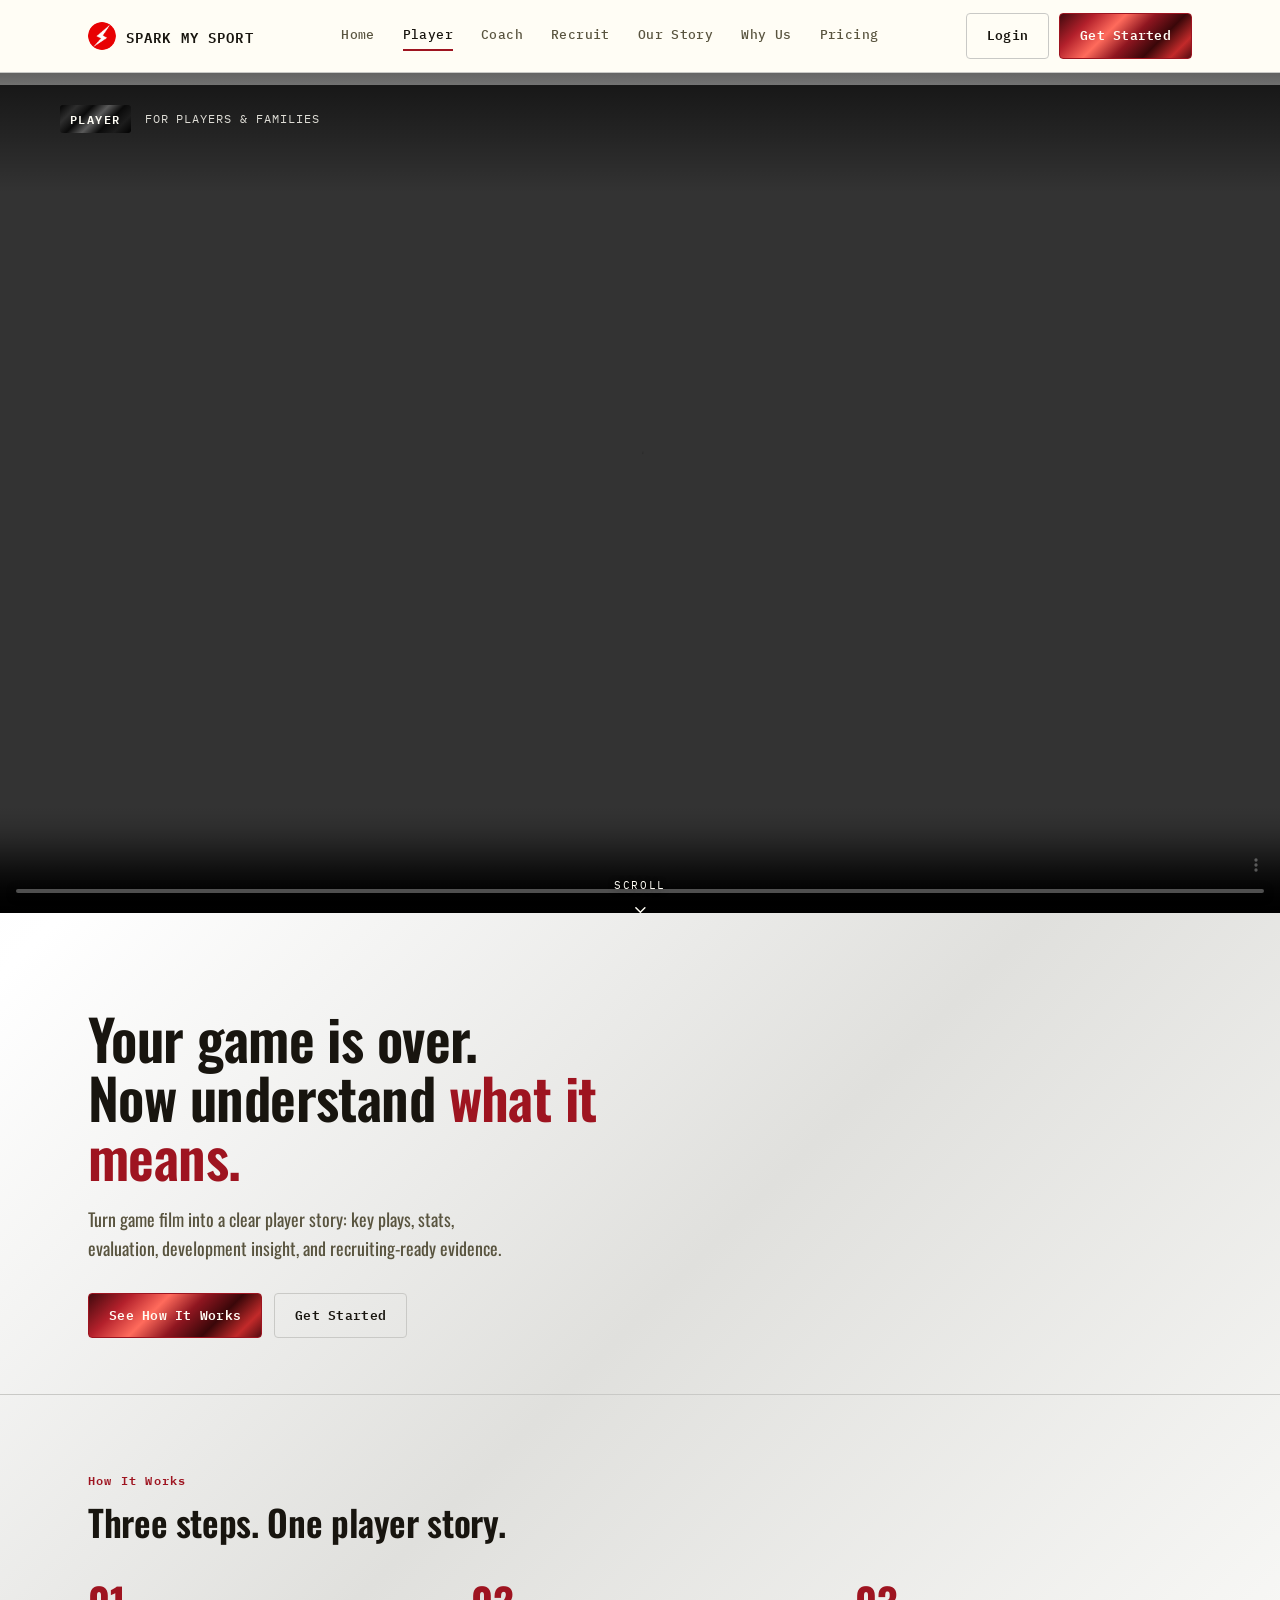
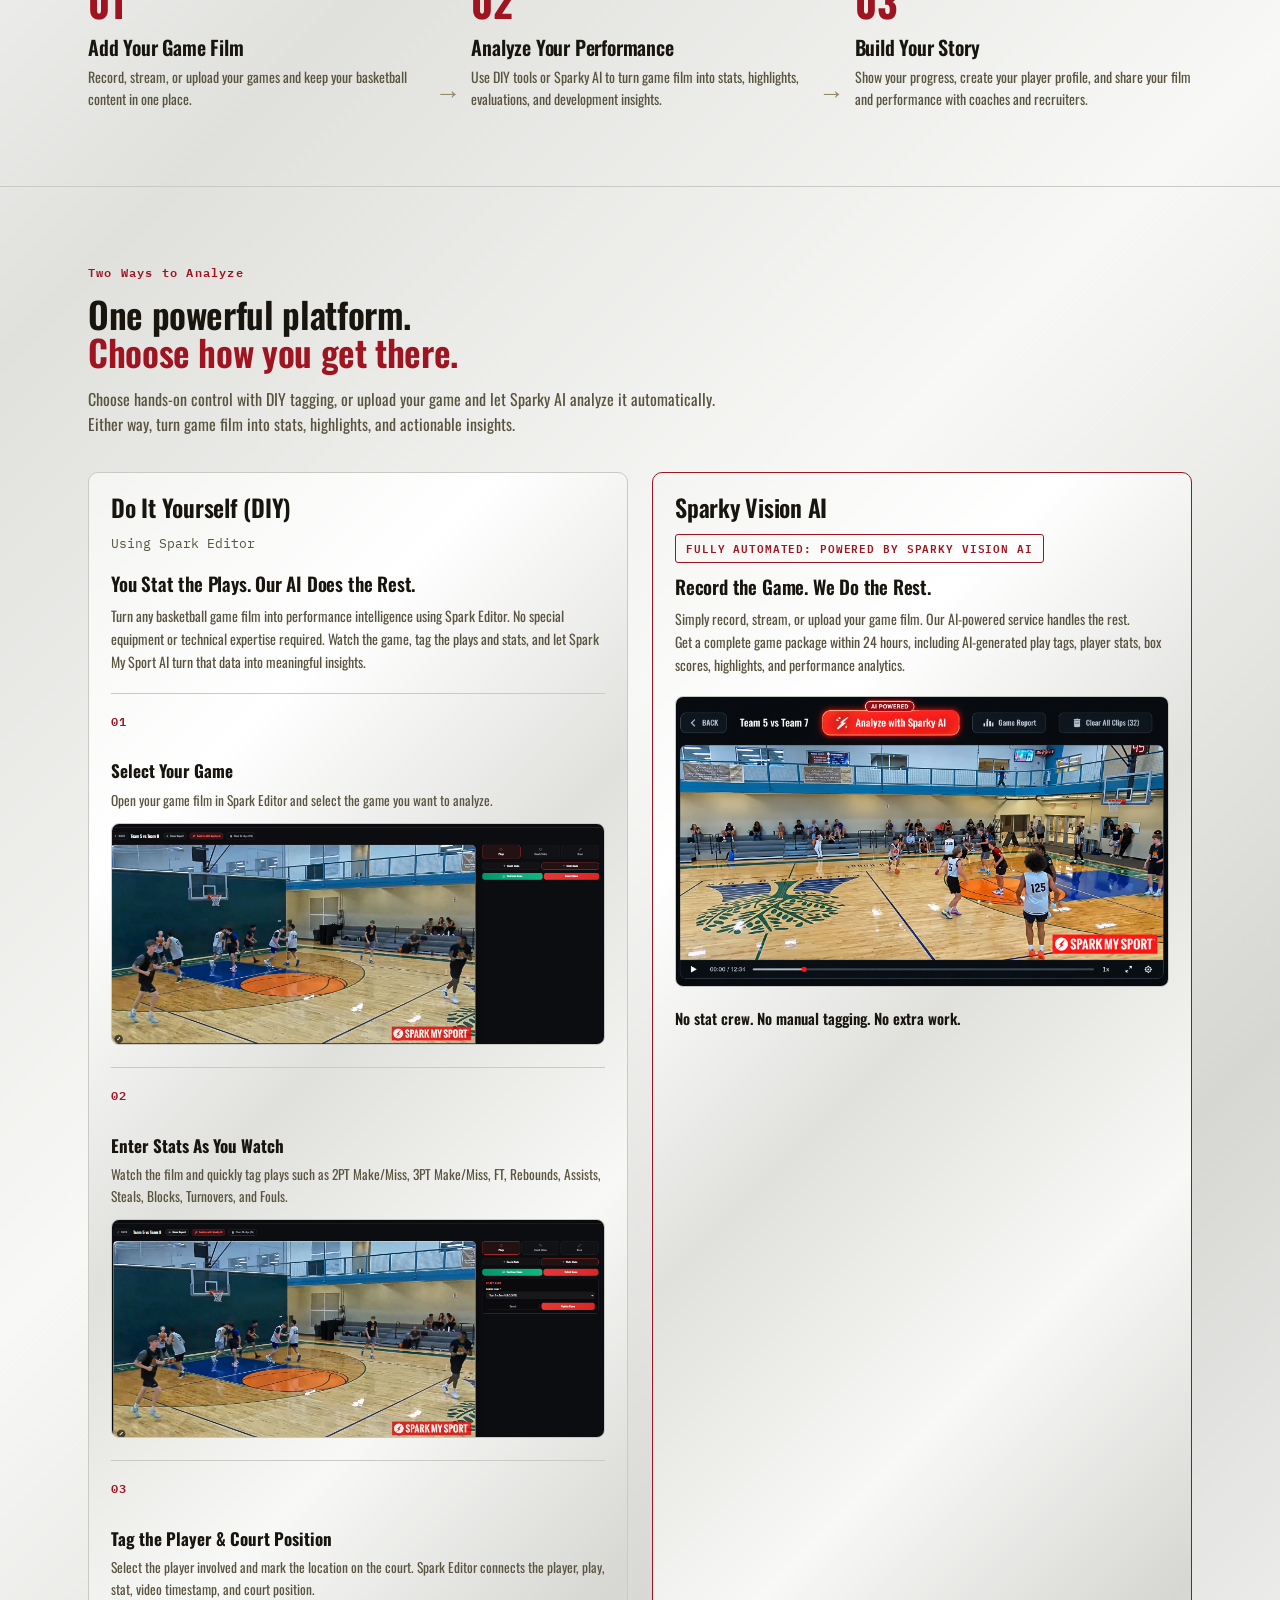
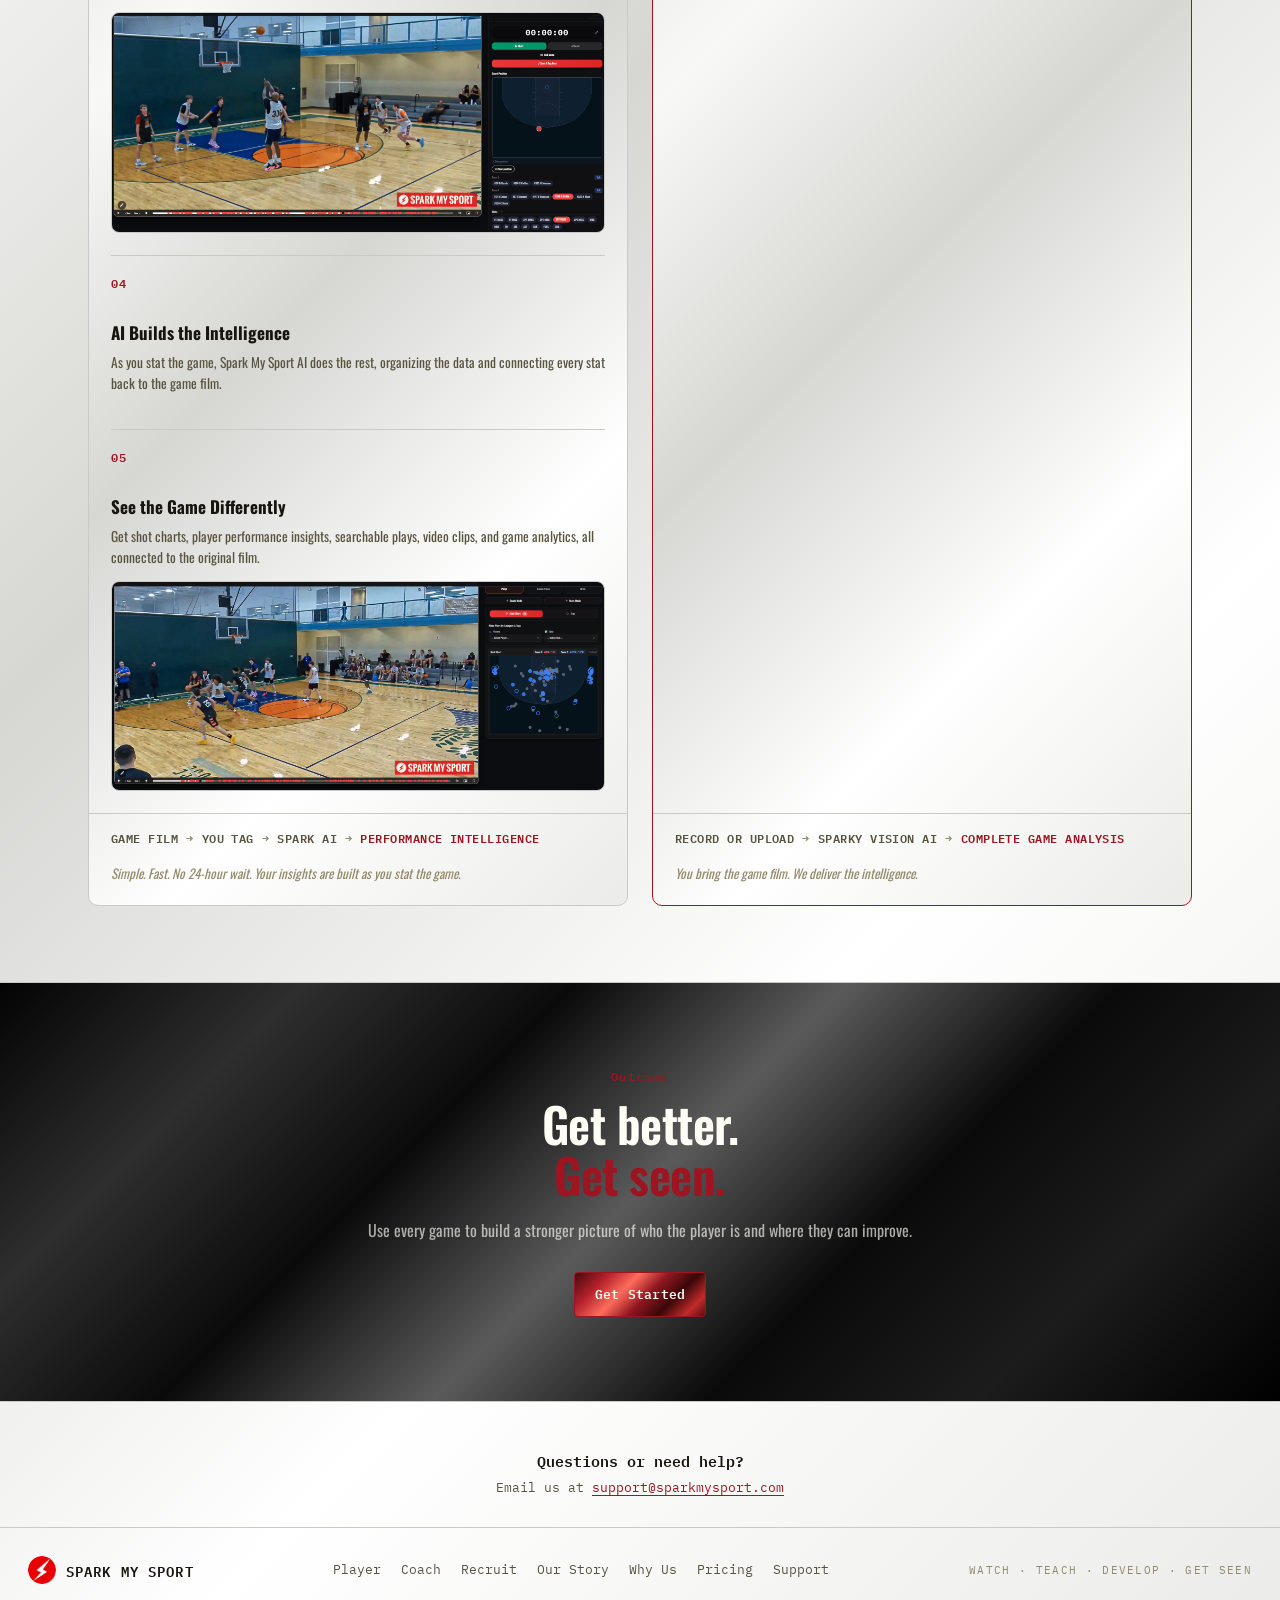
<file: player.html>
<!DOCTYPE html>
<html lang="en">
<head>
<meta charset="UTF-8">
<meta name="viewport" content="width=device-width, initial-scale=1.0">
<title>Player Intelligence | Spark My Sport</title>
<link rel="preconnect" href="https://fonts.googleapis.com">
<link rel="preconnect" href="https://fonts.gstatic.com" crossorigin>
<link href="https://fonts.googleapis.com/css2?family=Oswald:wght@400;500;600;700&family=IBM+Plex+Mono:wght@400;500;600&display=swap" rel="stylesheet">
<link rel="icon" type="image/png" href="images/latest-logo.png">
<link rel="apple-touch-icon" href="images/latest-logo.png">
<link rel="stylesheet" href="styles.css">
</head>
<body>
<header class="nav">
  <div class="nav-inner">
    <a href="index.html" class="logo"><img src="images/latest-logo.png" alt="Spark My Sport" class="logo-mark">SPARK MY SPORT</a><button class="nav-toggle" type="button" aria-label="Menu" aria-expanded="false" aria-controls="nav-menu"><span></span><span></span><span></span></button><div class="nav-menu" id="nav-menu"><nav class="links"><a href="index.html">Home</a><a href="player.html" class="active">Player</a><a href="coach.html">Coach</a><a href="recruit.html">Recruit</a><a href="our-story.html">Our Story</a><a href="why-us.html">Why Us</a><a href="pricing.html">Pricing</a></nav><div class="nav-actions"><a href="https://stream.sparkmysport.com/login" class="btn btn-ghost">Login</a><a href="pricing.html" class="btn btn-primary">Get Started</a></div></div></div>
</header>
<section class="story-section video-hero" id="player-promo"><div class="video-hero-label"><div class="wrap"><div class="quarter-band"><span class="quarter-tag">PLAYER</span><span class="clock">FOR PLAYERS & FAMILIES</span></div></div></div><div class="wrap"><div class="testimonial-videos reveal"><div class="testimonial-video"><video controls autoplay muted loop playsinline preload="auto" data-vertical="videos/player-spotlight-all3-vertical.mp4"><source src="videos/player-spotlight-all3.mp4" type="video/mp4">Your browser does not support the video tag.</video></div></div></div><div class="scroll-cue">Scroll<svg viewBox="0 0 24 24" fill="none" stroke="currentColor" stroke-width="2" stroke-linecap="round" stroke-linejoin="round"><path d="M6 9l6 6 6-6"/></svg></div></section><section class="hero"><div class="wrap"><div class="hero-copy"><div class="section-head"><h1>Your game is over.<br>Now understand <em>what it means.</em></h1><p class="lead">Turn game film into a clear player story: key plays, stats, evaluation, development insight, and recruiting-ready evidence.</p><div class="hero-cta"><a href="#how" class="btn btn-primary">See How It Works</a><a href="pricing.html" class="btn btn-ghost">Get Started</a></div></div></div></div></section><section class="story-section steps-section" id="how"><div class="wrap"><div class="section-head reveal"><div class="eyebrow">How It Works</div><h2>Three steps. One player story.</h2></div><div class="steps-flow reveal"><div class="step-block"><div class="step-number">01</div><h3>Add Your Game Film</h3><p>Record, stream, or upload your games and keep your basketball content in one place.</p></div><div class="step-connector" aria-hidden="true">→</div><div class="step-block"><div class="step-number">02</div><h3>Analyze Your Performance</h3><p>Use DIY tools or Sparky AI to turn game film into stats, highlights, evaluations, and development insights.</p></div><div class="step-connector" aria-hidden="true">→</div><div class="step-block"><div class="step-number">03</div><h3>Build Your Story</h3><p>Show your progress, create your player profile, and share your film and performance with coaches and recruiters.</p></div></div></div></section><section class="story-section compare-section"><div class="wrap"><div class="section-head reveal"><div class="eyebrow">Two Ways to Analyze</div><h2>One powerful platform.<br><em>Choose how you get there.</em></h2><p>Choose hands-on control with DIY tagging, or upload your game and let Sparky AI analyze it automatically. Either way, turn game film into stats, highlights, and actionable insights.</p></div><div class="compare-grid reveal"><article class="compare-card diy-card">
        <div class="compare-head"><div><h3>Do It Yourself (DIY)</h3></div></div>
        <p class="compare-subtitle">Using Spark Editor</p>
        <div class="diy-callout">
          <h4>You Stat the Plays. Our AI Does the Rest.</h4>
          <p>Turn any basketball game film into performance intelligence using Spark Editor. No special equipment or technical expertise required. Watch the game, tag the plays and stats, and let Spark My Sport AI turn that data into meaningful insights.</p>
        </div>
        <div class="diy-steps">
          <div class="diy-step">
            <div class="diy-step-copy"><span>01</span><h5>Select Your Game</h5><p>Open your game film in Spark Editor and select the game you want to analyze.</p></div>
            <div class="diy-step-image"><img src="images/diy-step1-select-game.png" alt="Spark Editor game screen with Stats Mode and Select Game options."></div>
          </div>
          <div class="diy-step">
            <div class="diy-step-copy"><span>02</span><h5>Enter Stats As You Watch</h5><p>Watch the film and quickly tag plays such as 2PT Make/Miss, 3PT Make/Miss, FT, Rebounds, Assists, Steals, Blocks, Turnovers, and Fouls.</p></div>
            <div class="diy-step-image"><img src="images/diy-step2-enter-stats.png" alt="Selecting a game to enter stats for in Spark Editor."></div>
          </div>
          <div class="diy-step">
            <div class="diy-step-copy"><span>03</span><h5>Tag the Player &amp; Court Position</h5><p>Select the player involved and mark the location on the court. Spark Editor connects the player, play, stat, video timestamp, and court position.</p></div>
            <div class="diy-step-image"><img src="images/diy-step4-ai-builds.png" alt="A tagged 3-point make connected to a player, court position, and video timestamp."></div>
          </div>
          <div class="diy-step">
            <div class="diy-step-copy"><span>04</span><h5>AI Builds the Intelligence</h5><p>As you stat the game, Spark My Sport AI does the rest, organizing the data and connecting every stat back to the game film.</p></div>
          </div>
          <div class="diy-step">
            <div class="diy-step-copy"><span>05</span><h5>See the Game Differently</h5><p>Get shot charts, player performance insights, searchable plays, video clips, and game analytics, all connected to the original film.</p></div>
            <div class="diy-step-image"><img src="images/diy-step5-see-different.png" alt="Completed shot chart with 115 tagged plays connected to the game film."></div>
          </div>
        </div>
        <div class="compare-flow"><span>Game Film</span><span class="compare-arrow">→</span><span>You Tag</span><span class="compare-arrow">→</span><span>Spark AI</span><span class="compare-arrow">→</span><span class="compare-final">Performance Intelligence</span></div>
        <p class="diy-note">Simple. Fast. No 24-hour wait. Your insights are built as you stat the game.</p>
      </article><article class="compare-card compare-ai">
        <div class="compare-head"><div><h3>Sparky Vision AI</h3></div></div>
        <div class="diy-callout">
          <div class="sparky-badge">Fully Automated: Powered by Sparky Vision AI</div>
          <h4>Record the Game. We Do the Rest.</h4>
          <p>Simply record, stream, or upload your game film. Our AI-powered service handles the rest.</p>
          <p>Get a complete game package within 24 hours, including AI-generated play tags, player stats, box scores, highlights, and performance analytics.</p>
        </div>
        <div class="diy-step-image sparky-image"><img src="images/sparky-analyze-ai.png" alt="AI Powered Analyze with Sparky AI button above a game film clip in Spark My Sport."></div>
        <p class="sparky-emphasis">No stat crew. No manual tagging. No extra work.</p>
        <div class="compare-flow"><span>Record or Upload</span><span class="compare-arrow">→</span><span>Sparky Vision AI</span><span class="compare-arrow">→</span><span class="compare-final">Complete Game Analysis</span></div>
        <p class="diy-note">You bring the game film. We deliver the intelligence.</p>
      </article></div></div></section><section class="buzzer"><div class="wrap"><div class="eyebrow">Outcome</div><h2>Get better.<br><em>Get seen.</em></h2><p>Use every game to build a stronger picture of who the player is and where they can improve.</p><div class="hero-cta"><a href="pricing.html" class="btn btn-primary">Get Started</a></div></div></section><footer><div class="wrap foot-support"><p>Questions or need help?</p><p>Email us at <a href="mailto:support@sparkmysport.com">support@sparkmysport.com</a></p></div><div class="wrap foot-inner"><a href="index.html" class="logo"><img src="images/latest-logo.png" alt="Spark My Sport" class="logo-mark">SPARK MY SPORT</a><nav class="foot-links"><a href="player.html">Player</a><a href="coach.html">Coach</a><a href="recruit.html">Recruit</a><a href="our-story.html">Our Story</a><a href="why-us.html">Why Us</a><a href="pricing.html">Pricing</a><a href="mailto:support@sparkmysport.com">Support</a></nav><div class="mono">WATCH · TEACH · DEVELOP · GET SEEN</div></div></footer>
<script src="script.js"></script>
</body>
</html>
</file>
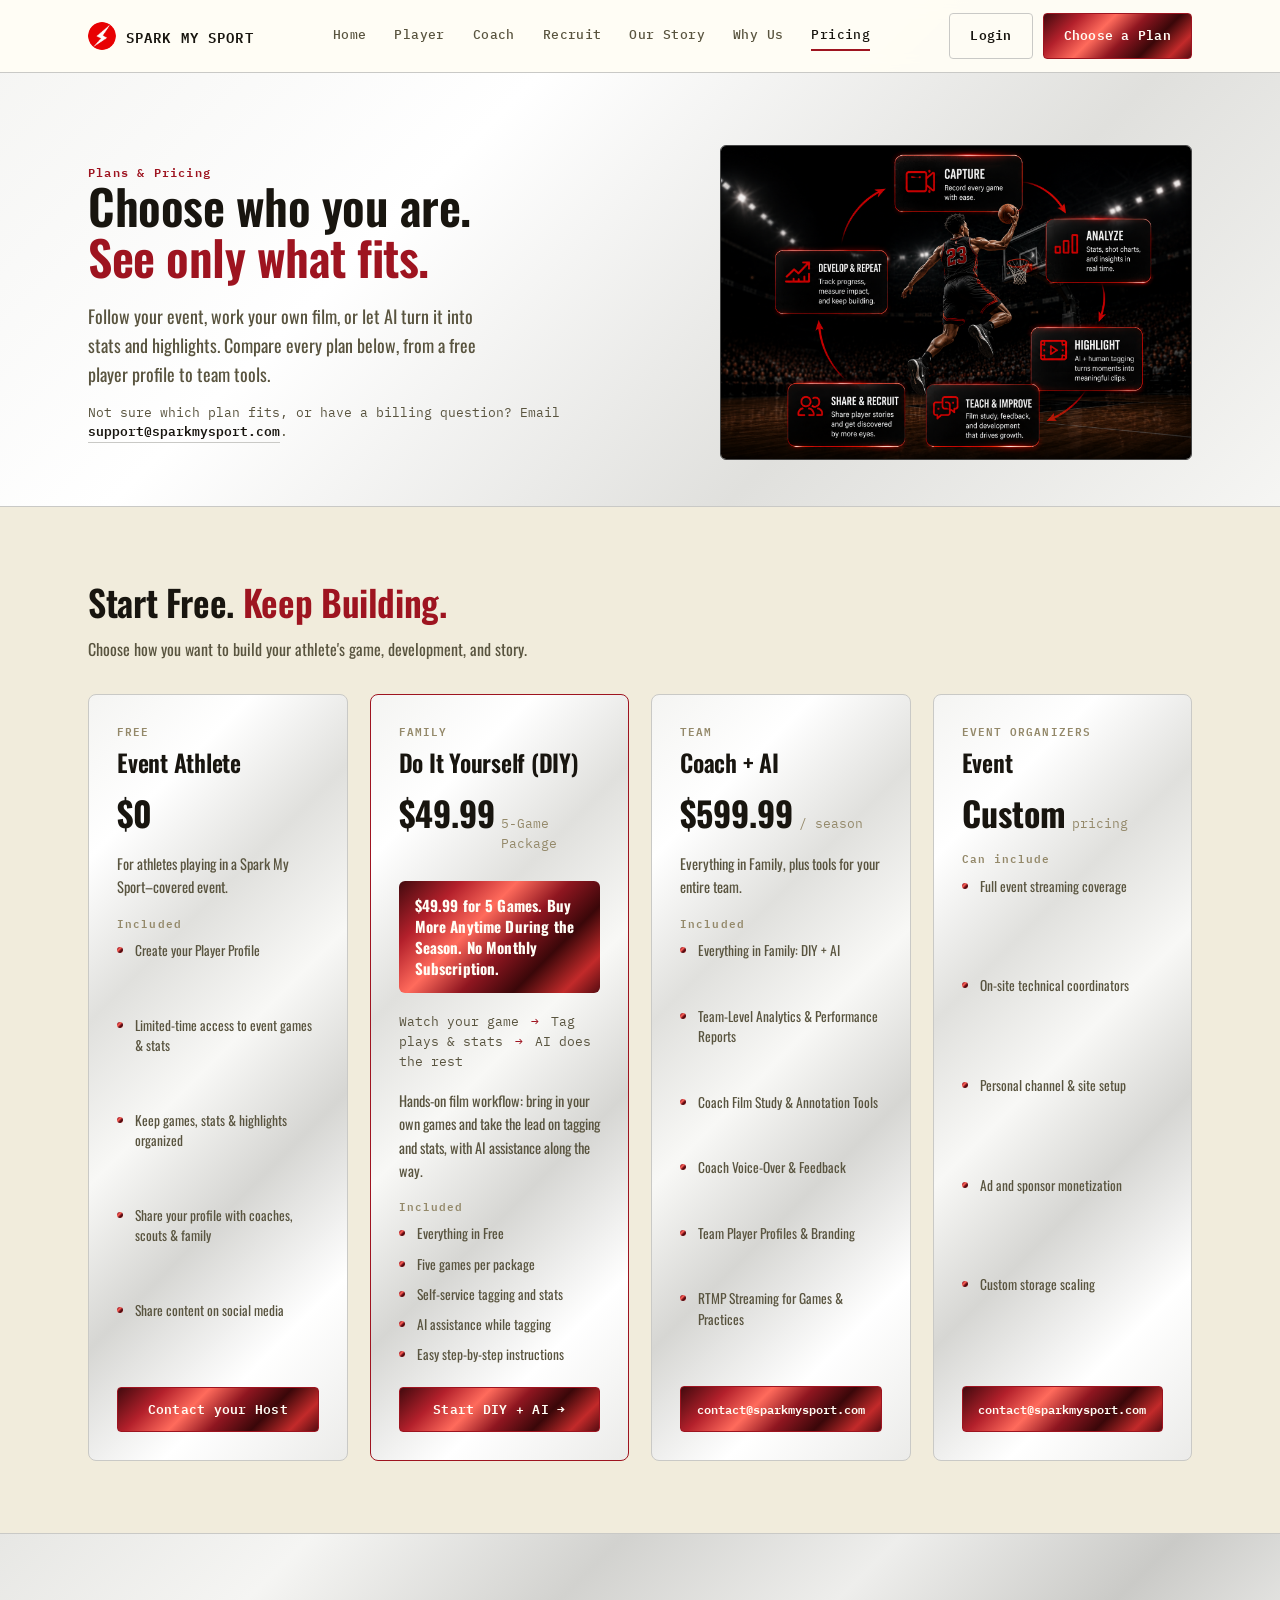
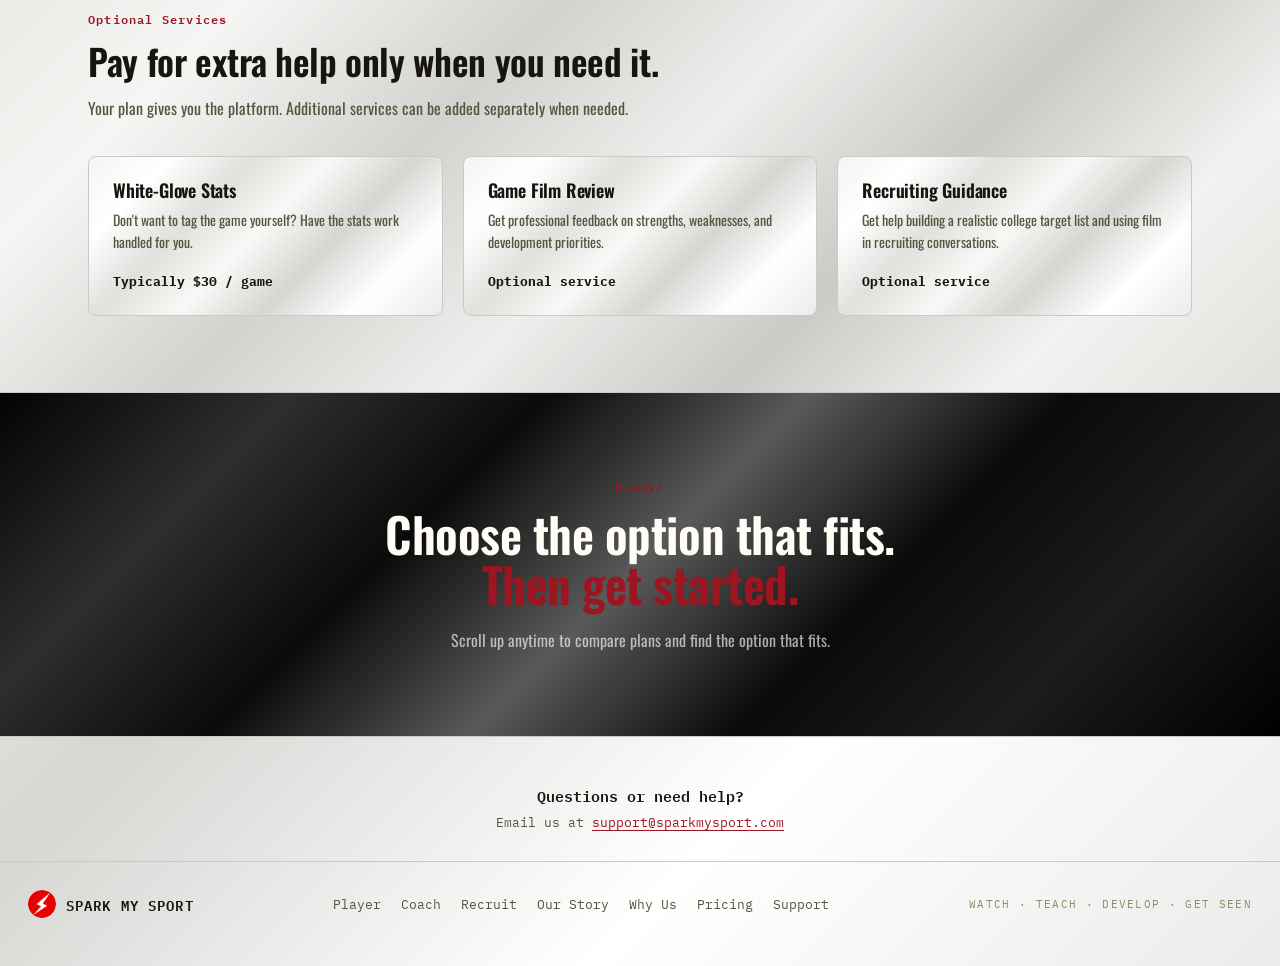
<file: pricing.html>
<!DOCTYPE html>
<html lang="en">

<head>
  <meta charset="UTF-8">
  <meta name="viewport" content="width=device-width, initial-scale=1.0">
  <title>Plans & Pricing | Spark My Sport</title>
  <link rel="preconnect" href="https://fonts.googleapis.com">
  <link rel="preconnect" href="https://fonts.gstatic.com" crossorigin>
  <link
    href="https://fonts.googleapis.com/css2?family=Oswald:wght@400;500;600;700&family=IBM+Plex+Mono:wght@400;500;600&display=swap"
    rel="stylesheet">
  <link rel="icon" type="image/png" href="images/latest-logo.png">
  <link rel="apple-touch-icon" href="images/latest-logo.png">
  <link rel="stylesheet" href="styles.css">
  <style>
    .pricing-jump-nav {
      position: sticky;
      top: 73px;
      z-index: 40;
      background: rgba(255, 253, 245, .97);
      border-bottom: 1px solid var(--line);
      backdrop-filter: blur(10px);
    }

    .pricing-jump-grid {
      display: grid;
      grid-template-columns: repeat(2, minmax(0, 1fr));
      gap: 12px;
      padding: 14px 0;
    }

    .pricing-jump-grid a {
      justify-content: center;
      text-align: center;
      min-height: 46px;
    }

    .pricing-category {
      padding: 72px 0;
      border-bottom: 1px solid var(--line);
      scroll-margin-top: 155px;
    }

    .pricing-category:nth-of-type(even) {
      background: var(--panel);
    }

    .pricing-category .section-head {
      margin-bottom: 32px;
    }

    .pricing-category .section-head p {
      max-width: 760px;
    }

    .family-grid {
      display: grid;
      grid-template-columns: repeat(auto-fit, minmax(240px, 1fr));
      gap: 22px;
      align-items: stretch;
    }

    .single-plan-wrap {
      max-width: 760px;
    }

    .single-plan-wrap .price-card {
      width: 100%;
    }

    .price-card {
      height: 100%;
      display: flex;
      flex-direction: column;
    }

    .price-card .plan-list {
      flex: 1;
    }

    .billing-note {
      margin: 8px 0 16px;
      font-family: 'IBM Plex Mono', monospace;
      font-size: 12px;
      line-height: 1.5;
    }

    .billing-note-prominent {
      margin: 14px 0 18px;
      padding: 14px 16px;
      background: var(--red-metal);
      border-radius: 6px;
      font-family: 'Oswald', sans-serif;
      font-size: 15px;
      line-height: 1.4;
      color: var(--on-accent);
      letter-spacing: 0.01em;
    }

    .plan-flow {
      margin: 0 0 18px;
      font-family: 'IBM Plex Mono', monospace;
      font-size: 12.5px;
      color: var(--ink-dim);
      line-height: 1.6;
    }

    .plan-flow span {
      color: var(--accent);
      margin: 0 4px;
    }

    .plan-cta-email {
      min-height: 46px;
    }

    .plan-cta-static {
      cursor: default;
    }

    .plan-cta-static:hover {
      background: var(--red-metal);
      border-color: var(--accent);
    }

    .plan-cta-email {
      font-size: 12px;
      letter-spacing: 0;
      text-transform: none;
      padding-left: 10px;
      padding-right: 10px;
      white-space: nowrap;
      overflow: hidden;
      text-overflow: clip;
    }

    @media(min-width:981px) and (max-width:1240px) {
      .plan-cta-email {
        font-size: 11px;
        padding-left: 6px;
        padding-right: 6px;
      }
    }

    @media(max-width:980px) {
      .plan-cta-email {
        font-size: 14px;
      }
    }

    .pricing-intro {
      padding: 72px 0 46px;
      border-bottom: 1px solid var(--line);
    }

    @media(max-width:980px) {
      .family-grid {
        grid-template-columns: 1fr;
      }

      .single-plan-wrap {
        max-width: none;
      }
    }

    @media(max-width:820px) {
      .pricing-jump-nav {
        top: 70px;
      }

      .pricing-jump-grid {
        grid-template-columns: repeat(2, minmax(0, 1fr));
        gap: 8px;
        padding: 10px 0;
      }

      .pricing-jump-grid a {
        padding: 10px 8px;
        font-size: 10.5px;
        letter-spacing: .06em;
      }

      .pricing-category {
        scroll-margin-top: 185px;
        padding: 52px 0;
      }

      .pricing-intro {
        padding: 52px 0 34px;
      }
    }
  </style>
</head>

<body>

  <header class="nav">
    <div class="nav-inner">
      <a href="index.html" class="logo"><img src="images/latest-logo.png" alt="Spark My Sport" class="logo-mark">SPARK
        MY SPORT</a><button class="nav-toggle" type="button" aria-label="Menu" aria-expanded="false"
        aria-controls="nav-menu"><span></span><span></span><span></span></button>
      <div class="nav-menu" id="nav-menu">
        <nav class="links"><a href="index.html">Home</a><a href="player.html">Player</a><a href="coach.html">Coach</a><a
            href="recruit.html">Recruit</a><a href="our-story.html">Our Story</a><a href="why-us.html">Why Us</a><a
            href="pricing.html" class="active">Pricing</a></nav>
        <div class="nav-actions">
          <a href="https://stream.sparkmysport.com/login" class="btn btn-ghost">Login</a>
          <a href="#family" class="btn btn-primary">Choose a Plan</a>
        </div>
      </div>
    </div>
  </header>



  <section class="pricing-intro">
    <div class="wrap">
      <div class="hero-video-grid">
        <div class="hero-copy">
          <div class="eyebrow">Plans & Pricing</div>
          <h1>Choose who you are.<br><em>See only what fits.</em></h1>
          <p class="lead">Follow your event, work your own film, or let AI turn it into stats and highlights. Compare
            every plan below, from a free player profile to team tools.</p>
          <p class="support-note">Not sure which plan fits, or have a billing question? Email <a
              href="mailto:support@sparkmysport.com">support@sparkmysport.com</a>.</p>
        </div>
        <div class="hero-image">
          <img src="images/growth-cycle.png"
            alt="The Spark My Sport cycle: capture, analyze, highlight, teach and improve, share and recruit, develop and repeat.">
        </div>
      </div>
    </div>
  </section>

  <section class="pricing-category" id="family">
    <div class="wrap">
      <div class="section-head">
        <h2>Start Free. <em>Keep Building.</em></h2>
        <p>Choose how you want to build your athlete's game, development, and story.</p>
      </div>

      <div class="family-grid">
        <article class="price-card">
          <div class="plan-for">FREE</div>
          <h3>Event Athlete</h3>
          <div class="price"><strong>$0</strong></div>
          <p class="plan-summary">For athletes playing in a Spark My Sport–covered event.</p>
          <h4>Included</h4>
          <ul class="plan-list">
            <li>Create your Player Profile</li>
            <li>Limited-time access to event games &amp; stats</li>
            <li>Keep games, stats &amp; highlights organized</li>
            <li>Share your profile with coaches, scouts &amp; family</li>
            <li>Share content on social media</li>
          </ul>
          <div class="btn btn-primary plan-cta plan-cta-static">Contact your Host</div>
        </article>

        <article class="price-card featured">
          <div class="plan-for">FAMILY</div>
          <h3>Do It Yourself (DIY)</h3>
          <div class="price"><strong>$49.99</strong><span>5-Game Package</span></div>
          <div class="billing-note billing-note-prominent"><b>$49.99 for 5 Games. Buy More Anytime During the Season. No
              Monthly Subscription.</b></div>
          <div class="plan-flow">Watch your game <span>→</span> Tag plays &amp; stats <span>→</span> AI does the rest
          </div>
          <p class="plan-summary">Hands-on film workflow: bring in your own games and take the lead on tagging and
            stats, with AI assistance along the way.</p>
          <h4>Included</h4>
          <ul class="plan-list">
            <li>Everything in Free</li>
            <li>Five games per package</li>
            <li>Self-service tagging and stats</li>
            <li>AI assistance while tagging</li>
            <li>Easy step-by-step instructions</li>
          </ul>
          <a href="https://stream.sparkmysport.com/login/register?mode=creatorSignup"
            class="btn btn-primary plan-cta">Start DIY + AI →</a>
        </article>

        <article class="price-card">
          <div class="plan-for">TEAM</div>
          <h3>Coach + AI</h3>
          <div class="price"><strong>$599.99</strong><span>/ season</span></div>
          <p class="plan-summary">Everything in Family, plus tools for your entire team.</p>
          <h4>Included</h4>
          <ul class="plan-list">
            <li>Everything in Family: DIY + AI</li>
            <li>Team-Level Analytics &amp; Performance Reports</li>
            <li>Coach Film Study &amp; Annotation Tools</li>
            <li>Coach Voice-Over &amp; Feedback</li>
            <li>Team Player Profiles &amp; Branding</li>
            <li>RTMP Streaming for Games &amp; Practices</li>
          </ul>
          <a href="mailto:contact@sparkmysport.com"
            class="btn btn-primary plan-cta plan-cta-email">contact@sparkmysport.com</a>
        </article>

        <article class="price-card">
          <div class="plan-for">EVENT ORGANIZERS</div>
          <h3>Event</h3>
          <div class="price"><strong>Custom</strong><span>pricing</span></div>
          <h4>Can include</h4>
          <ul class="plan-list">
            <li>Full event streaming coverage</li>
            <li>On-site technical coordinators</li>
            <li>Personal channel &amp; site setup</li>
            <li>Ad and sponsor monetization</li>
            <li>Custom storage scaling</li>
          </ul>
          <div class="btn btn-primary plan-cta plan-cta-static plan-cta-email">contact@sparkmysport.com</div>
        </article>
      </div>

    </div>
  </section>

  <section class="addons">
    <div class="wrap">
      <div class="section-head">
        <div class="eyebrow">Optional Services</div>
        <h2>Pay for extra help only when you need it.</h2>
        <p>Your plan gives you the platform. Additional services can be added separately when needed.</p>
      </div>
      <div class="addon-grid">
        <div class="addon-card">
          <h3>White-Glove Stats</h3>
          <p>Don't want to tag the game yourself? Have the stats work handled for you.</p>
          <b>Typically $30 / game</b>
        </div>
        <div class="addon-card">
          <h3>Game Film Review</h3>
          <p>Get professional feedback on strengths, weaknesses, and development priorities.</p>
          <b>Optional service</b>
        </div>
        <div class="addon-card">
          <h3>Recruiting Guidance</h3>
          <p>Get help building a realistic college target list and using film in recruiting conversations.</p>
          <b>Optional service</b>
        </div>
      </div>
    </div>
  </section>

  <section class="buzzer">
    <div class="wrap">
      <div class="eyebrow">Ready?</div>
      <h2>Choose the option that fits.<br><em>Then get started.</em></h2>
      <p>Scroll up anytime to compare plans and find the option that fits.</p>
    </div>
  </section>

  <footer>
    <div class="wrap foot-support">
      <p>Questions or need help?</p>
      <p>Email us at <a href="mailto:support@sparkmysport.com">support@sparkmysport.com</a></p>
    </div>
    <div class="wrap foot-inner">
      <a href="index.html" class="logo"><img src="images/latest-logo.png" alt="Spark My Sport" class="logo-mark">SPARK
        MY SPORT</a>
      <nav class="foot-links"><a href="player.html">Player</a><a href="coach.html">Coach</a><a
          href="recruit.html">Recruit</a><a href="our-story.html">Our Story</a><a href="why-us.html">Why Us</a><a
          href="pricing.html">Pricing</a><a href="mailto:support@sparkmysport.com">Support</a></nav>
      <div class="mono">WATCH · TEACH · DEVELOP · GET SEEN</div>
    </div>
  </footer>

  <script src="script.js"></script>
</body>

</html>
</file>
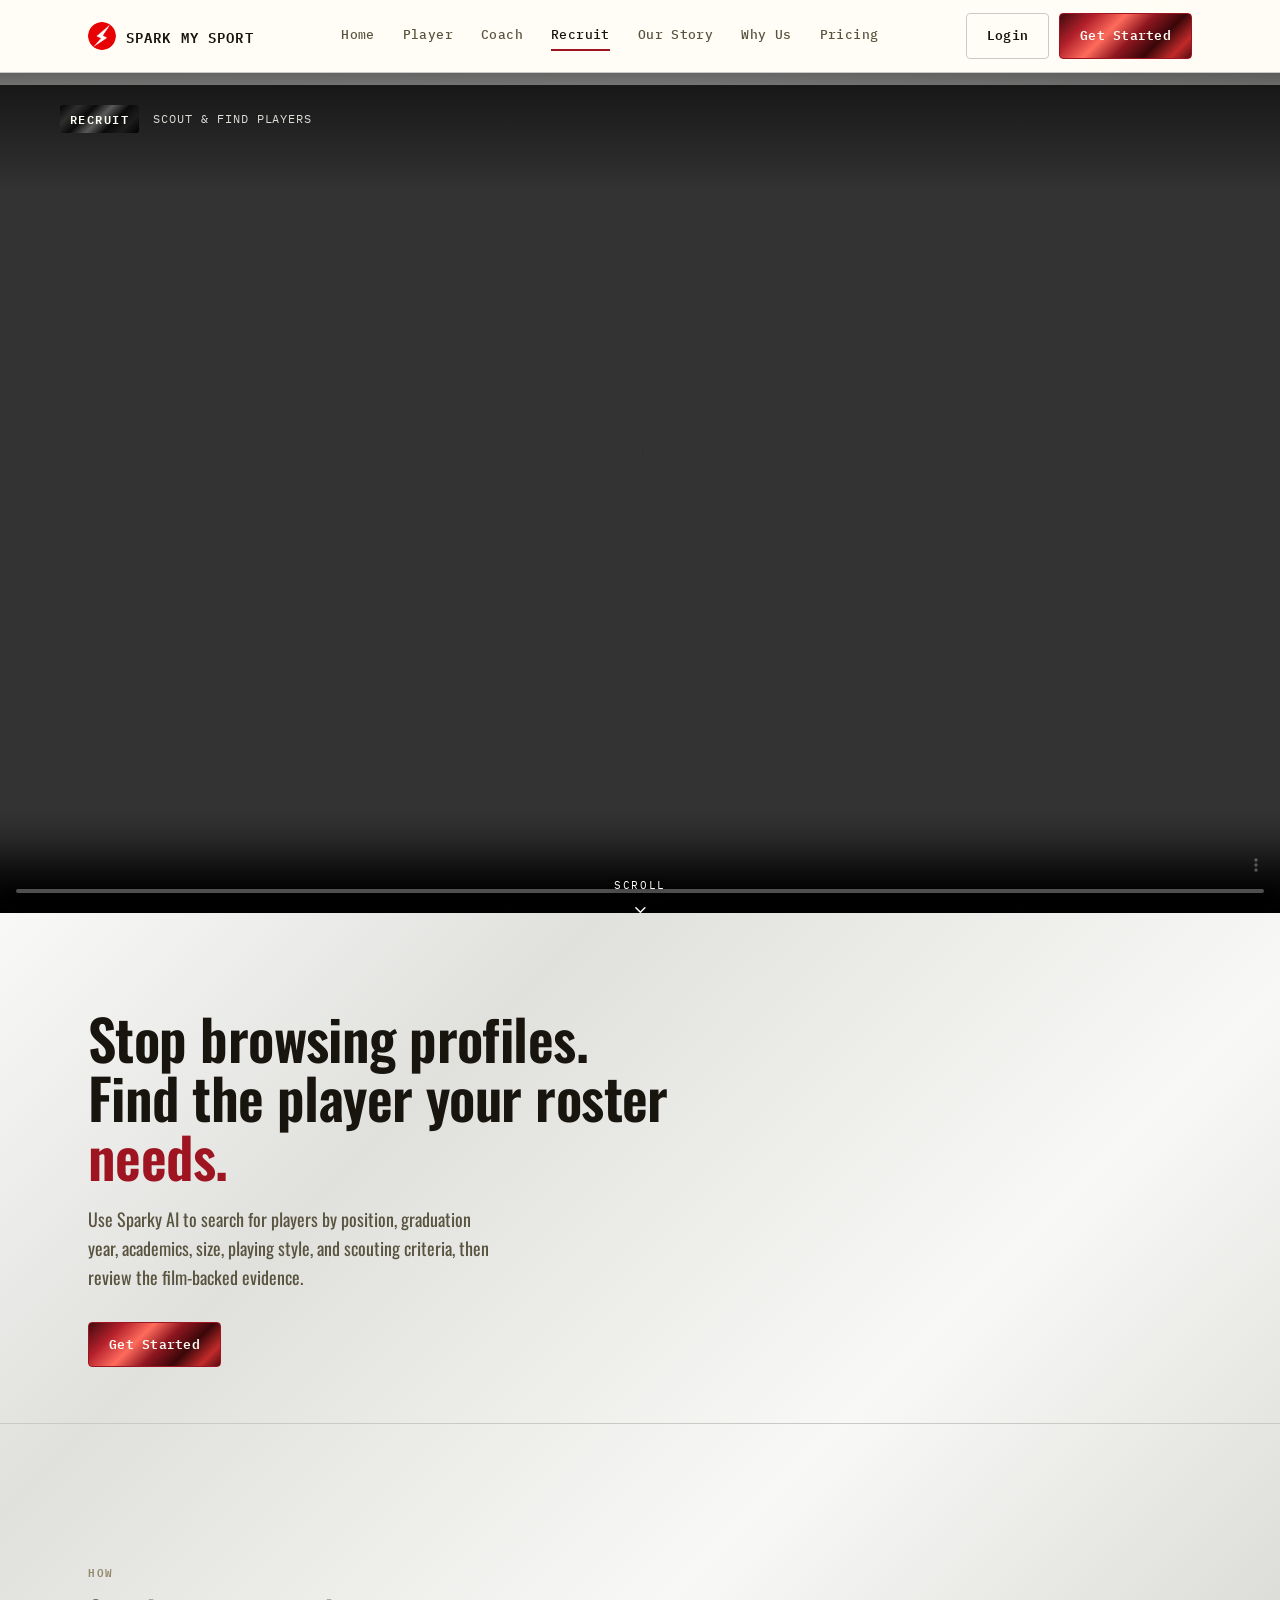
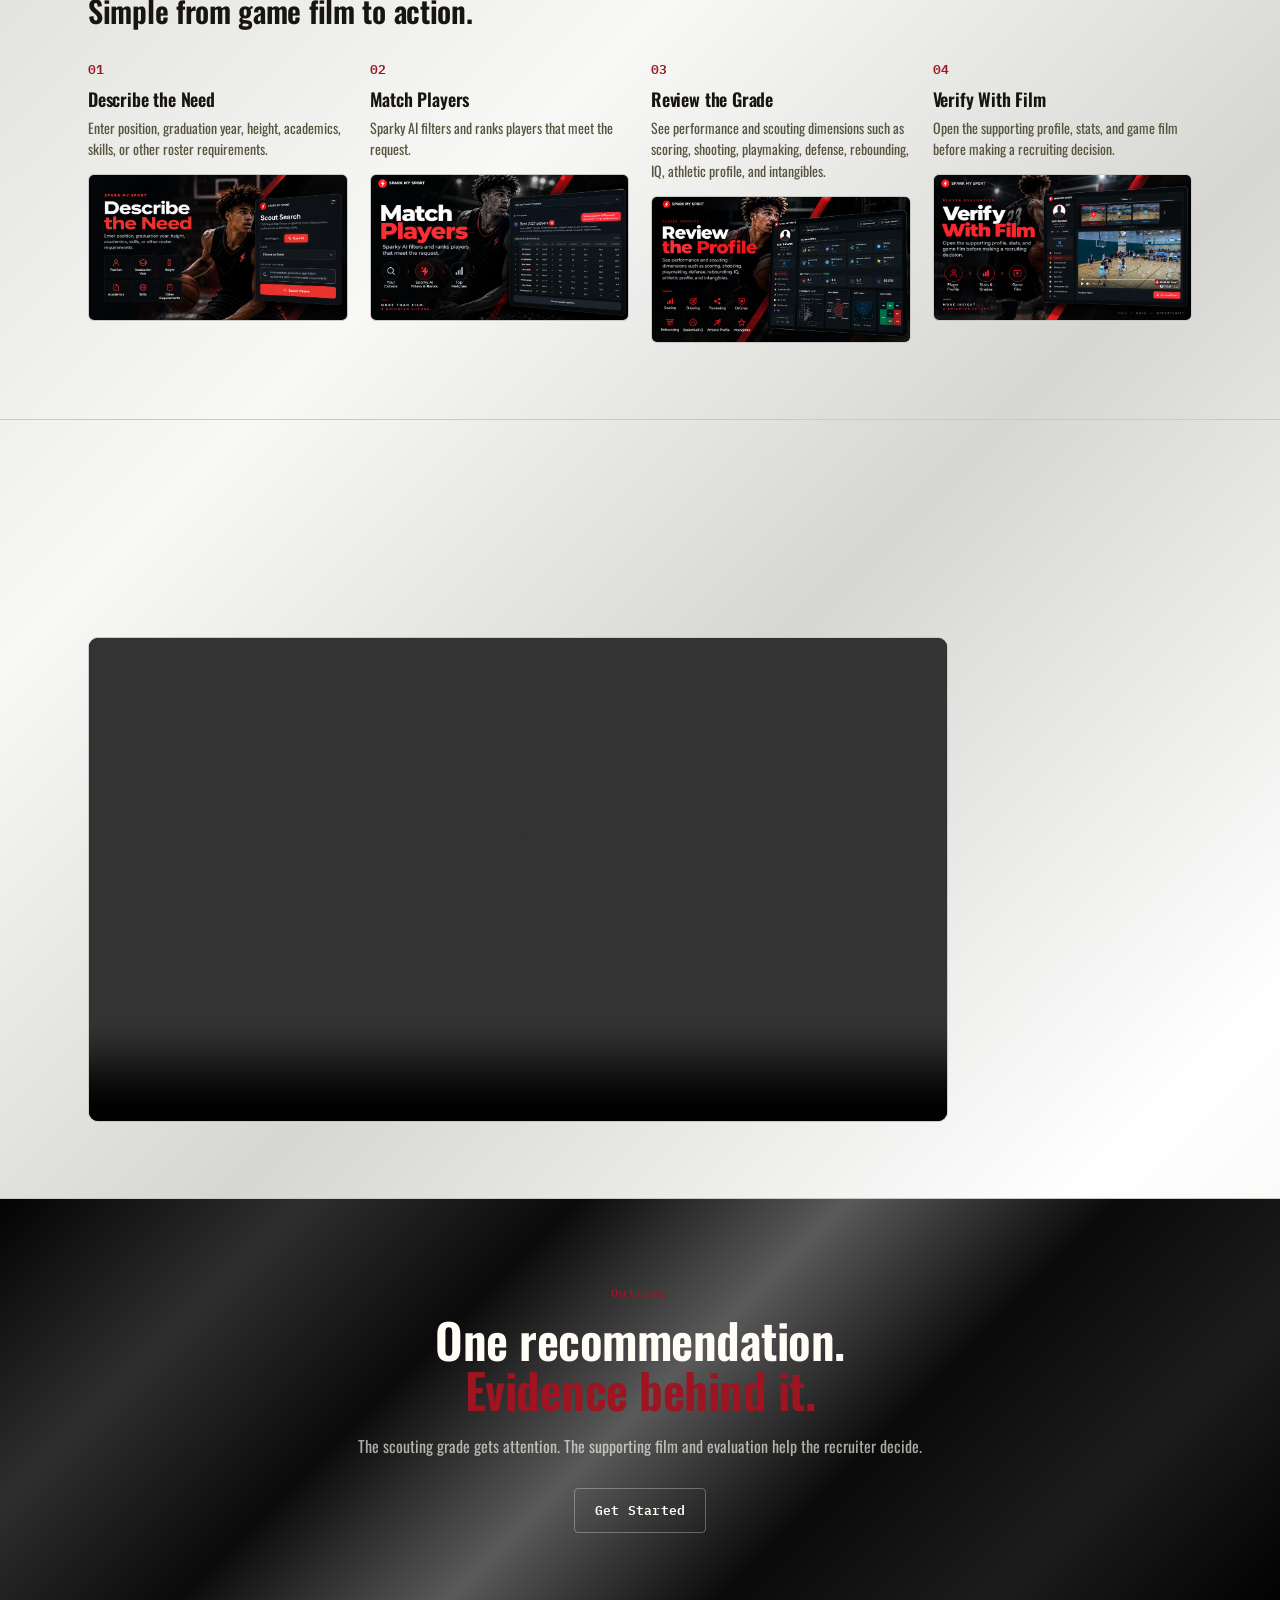
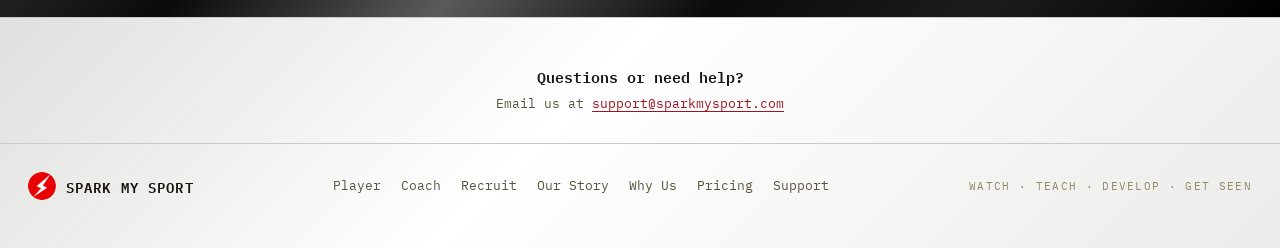
<file: recruit.html>
<!DOCTYPE html>
<html lang="en">
<head>
<meta charset="UTF-8">
<meta name="viewport" content="width=device-width, initial-scale=1.0">
<title>Scout & Recruit | Spark My Sport</title>
<link rel="preconnect" href="https://fonts.googleapis.com">
<link rel="preconnect" href="https://fonts.gstatic.com" crossorigin>
<link href="https://fonts.googleapis.com/css2?family=Oswald:wght@400;500;600;700&family=IBM+Plex+Mono:wght@400;500;600&display=swap" rel="stylesheet">
<link rel="icon" type="image/png" href="images/latest-logo.png">
<link rel="apple-touch-icon" href="images/latest-logo.png">
<link rel="stylesheet" href="styles.css">
</head>
<body>
<header class="nav">
  <div class="nav-inner">
    <a href="index.html" class="logo"><img src="images/latest-logo.png" alt="Spark My Sport" class="logo-mark">SPARK MY SPORT</a><button class="nav-toggle" type="button" aria-label="Menu" aria-expanded="false" aria-controls="nav-menu"><span></span><span></span><span></span></button><div class="nav-menu" id="nav-menu"><nav class="links"><a href="index.html">Home</a><a href="player.html">Player</a><a href="coach.html">Coach</a><a href="recruit.html" class="active">Recruit</a><a href="our-story.html">Our Story</a><a href="why-us.html">Why Us</a><a href="pricing.html">Pricing</a></nav><div class="nav-actions"><a href="https://stream.sparkmysport.com/login" class="btn btn-ghost">Login</a><a href="pricing.html" class="btn btn-primary">Get Started</a></div></div></div>
</header>
<section class="story-section video-hero" id="scout-promo"><div class="video-hero-label"><div class="wrap"><div class="quarter-band"><span class="quarter-tag">RECRUIT</span><span class="clock">SCOUT & FIND PLAYERS</span></div></div></div><div class="wrap"><div class="testimonial-videos reveal"><div class="testimonial-video"><video controls autoplay muted loop playsinline preload="auto" data-vertical="videos/scout-promo-vertical.mp4"><source src="videos/scout-promo.mp4" type="video/mp4">Your browser does not support the video tag.</video></div></div></div><div class="scroll-cue">Scroll<svg viewBox="0 0 24 24" fill="none" stroke="currentColor" stroke-width="2" stroke-linecap="round" stroke-linejoin="round"><path d="M6 9l6 6 6-6"/></svg></div></section><section class="hero"><div class="wrap"><div class="hero-copy"><div class="section-head"><h1>Stop browsing profiles.<br>Find the player your roster <em>needs.</em></h1><p class="lead">Use Sparky AI to search for players by position, graduation year, academics, size, playing style, and scouting criteria, then review the film-backed evidence.</p><div class="hero-cta"><a href="pricing.html" class="btn btn-primary">Get Started</a></div></div></div></div></section><section class="story-section how-section"><div class="wrap"><div class="how-block reveal" id="how"><div class="story-label">HOW</div><h2>Simple from game film to action.</h2><div class="how-grid"><div class="how-step"><span>01</span><h3>Describe the Need</h3><p>Enter position, graduation year, height, academics, skills, or other roster requirements.</p><div class="how-step-image"><img src="images/recruit-describe-need.png" alt="Scout Search interface for describing roster needs by position, graduation year, height, academics, and skills."></div></div><div class="how-step"><span>02</span><h3>Match Players</h3><p>Sparky AI filters and ranks players that meet the request.</p><div class="how-step-image"><img src="images/recruit-match-players.png" alt="Sparky AI ranking a shortlist of players by scoring, shooting, playmaking, and defense for a roster request."></div></div><div class="how-step"><span>03</span><h3>Review the Grade</h3><p>See performance and scouting dimensions such as scoring, shooting, playmaking, defense, rebounding, IQ, athletic profile, and intangibles.</p><div class="how-step-image"><img src="images/recruit-review-grade.png" alt="Player profile with Spark Rating across scoring, shooting, playmaking, defense, rebounding, IQ, athletic profile, and intangibles."></div></div><div class="how-step"><span>04</span><h3>Verify With Film</h3><p>Open the supporting profile, stats, and game film before making a recruiting decision.</p><div class="how-step-image"><img src="images/recruit-verify-film.png" alt="Player profile with highlight videos and game film supporting a scouting grade."></div></div></div></div></div></section><section class="story-section"><div class="wrap"><div class="section-head reveal"><div class="eyebrow">▶ Watch How It Works</div><h2>See how Spark My Sport connects AI insights, player profiles, stats, and game film.</h2></div><div class="testimonial-videos reveal"><div class="testimonial-video"><video controls playsinline preload="metadata" data-vertical="videos/player-spotlight-overview-vertical.mp4"><source src="videos/player-spotlight-overview.mp4" type="video/mp4">Your browser does not support the video tag.</video></div></div></div></section>
<section class="buzzer"><div class="wrap"><div class="eyebrow">Outcome</div><h2>One recommendation.<br><em>Evidence behind it.</em></h2><p>The scouting grade gets attention. The supporting film and evaluation help the recruiter decide.</p><div class="hero-cta"><a href="pricing.html" class="btn btn-ghost">Get Started</a></div></div></section><footer><div class="wrap foot-support"><p>Questions or need help?</p><p>Email us at <a href="mailto:support@sparkmysport.com">support@sparkmysport.com</a></p></div><div class="wrap foot-inner"><a href="index.html" class="logo"><img src="images/latest-logo.png" alt="Spark My Sport" class="logo-mark">SPARK MY SPORT</a><nav class="foot-links"><a href="player.html">Player</a><a href="coach.html">Coach</a><a href="recruit.html">Recruit</a><a href="our-story.html">Our Story</a><a href="why-us.html">Why Us</a><a href="pricing.html">Pricing</a><a href="mailto:support@sparkmysport.com">Support</a></nav><div class="mono">WATCH · TEACH · DEVELOP · GET SEEN</div></div></footer>
<script src="script.js"></script>
</body>
</html>
</file>
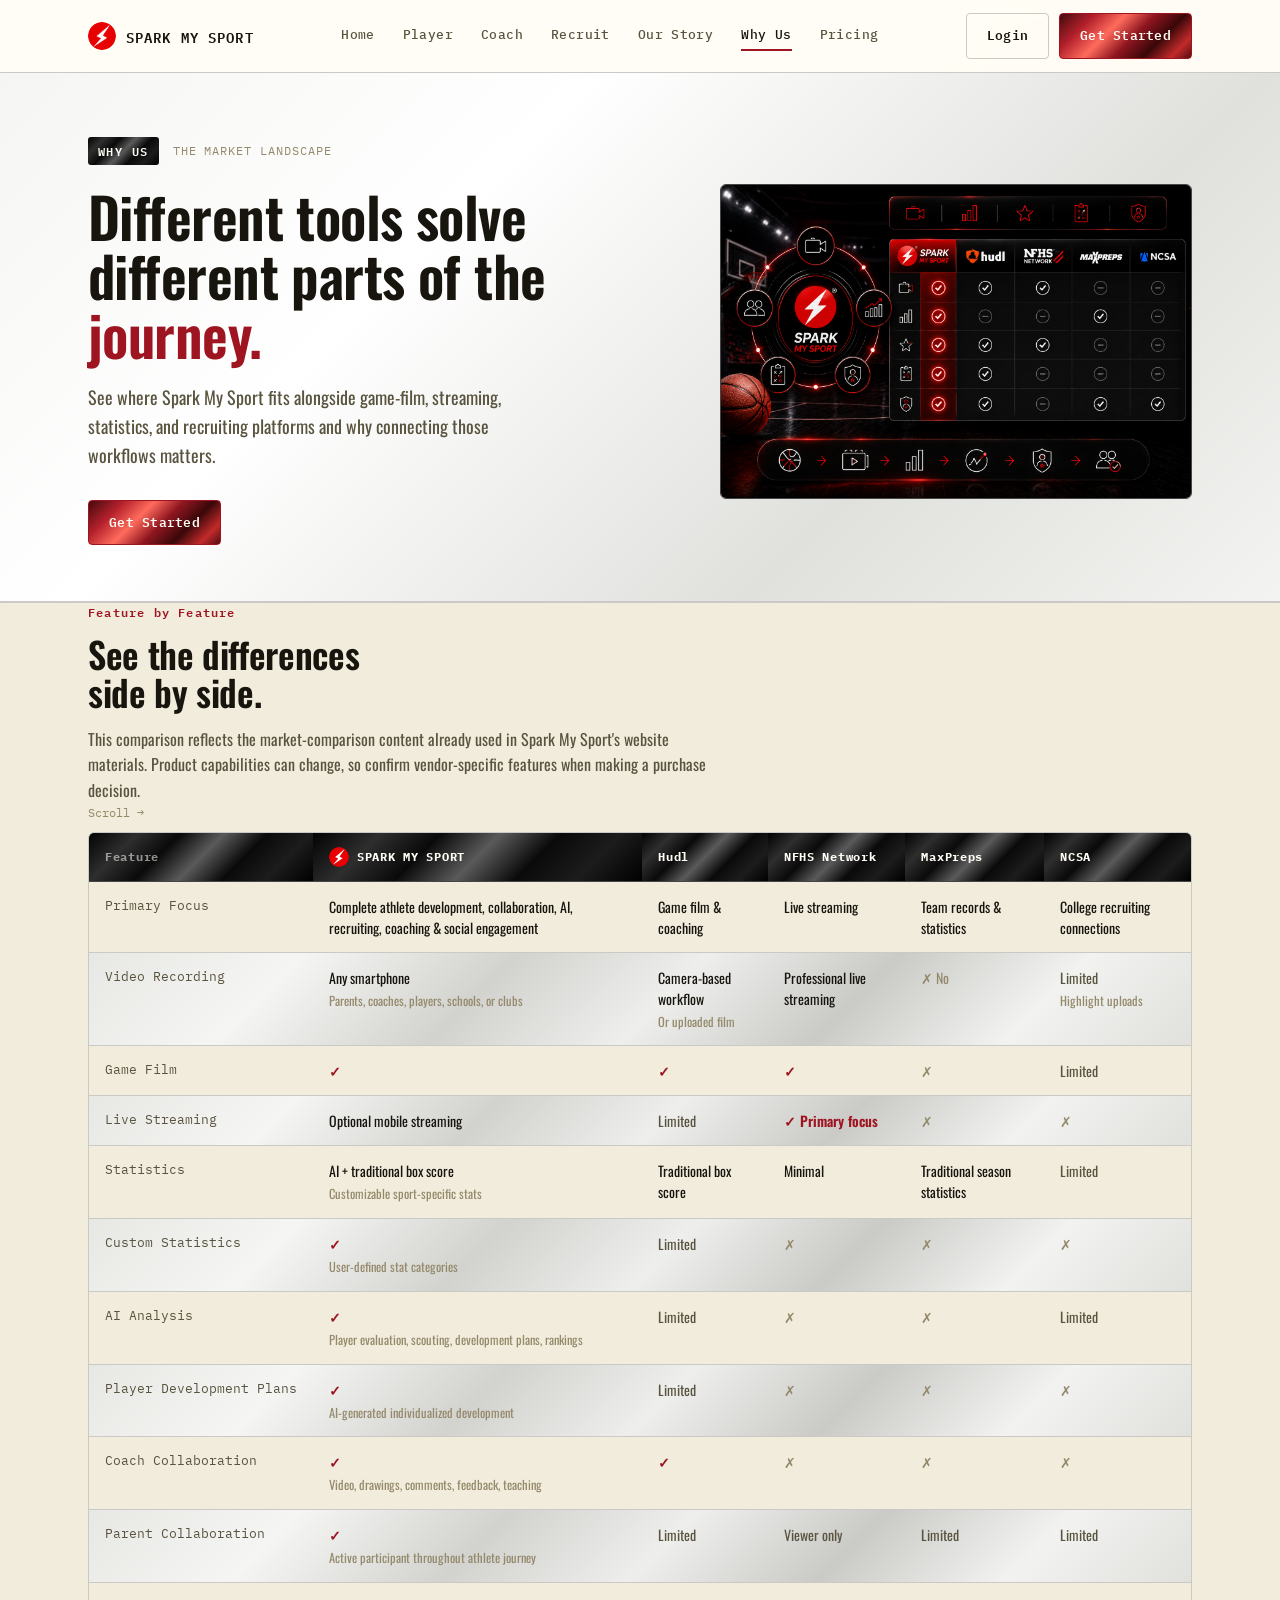
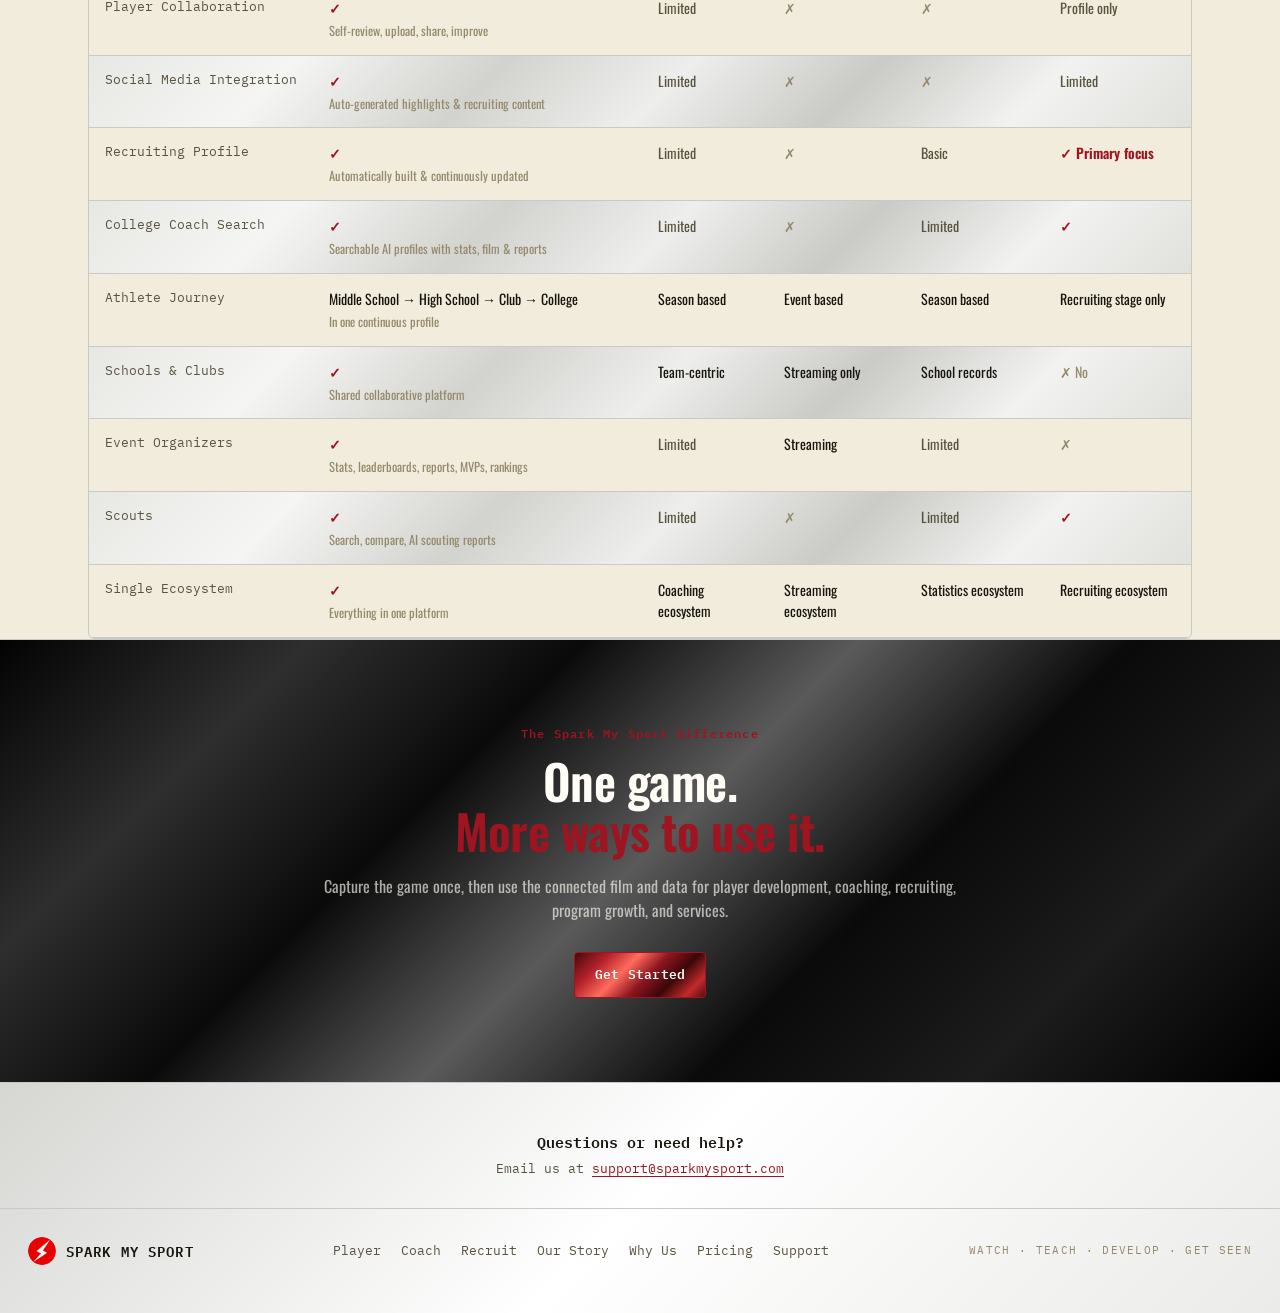
<file: why-us.html>
<!DOCTYPE html>

<html lang="en">
<head>
<meta charset="utf-8"/>
<meta content="width=device-width, initial-scale=1.0" name="viewport"/>
<title>Why Us | Spark My Sport</title>
<link href="https://fonts.googleapis.com" rel="preconnect"/>
<link crossorigin="" href="https://fonts.gstatic.com" rel="preconnect"/>
<link href="https://fonts.googleapis.com/css2?family=Oswald:wght@400;500;600;700&amp;family=IBM+Plex+Mono:wght@400;500;600&amp;display=swap" rel="stylesheet"/>
<link rel="icon" type="image/png" href="images/latest-logo.png">
<link rel="apple-touch-icon" href="images/latest-logo.png">
<link href="styles.css" rel="stylesheet"/>
</head>
<body>
<header class="nav"><div class="nav-inner"><a class="logo" href="index.html"><img src="images/latest-logo.png" alt="Spark My Sport" class="logo-mark">SPARK MY SPORT</a><button class="nav-toggle" type="button" aria-label="Menu" aria-expanded="false" aria-controls="nav-menu"><span></span><span></span><span></span></button><div class="nav-menu" id="nav-menu"><nav class="links"><a href="index.html">Home</a><a href="player.html">Player</a><a href="coach.html">Coach</a><a href="recruit.html">Recruit</a><a href="our-story.html">Our Story</a><a href="why-us.html" class="active">Why Us</a><a href="pricing.html">Pricing</a></nav><div class="nav-actions"><a href="https://stream.sparkmysport.com/login" class="btn btn-ghost">Login</a><a href="pricing.html" class="btn btn-primary">Get Started</a></div></div></div></header>
<section class="hero"><div class="wrap"><div class="hero-video-grid"><div class="hero-copy"><div class="quarter-band"><span class="quarter-tag">WHY US</span><span class="clock">THE MARKET LANDSCAPE</span></div><div class="section-head"><h1>Different tools solve<br/>different parts of the <em>journey.</em></h1><p class="lead">See where Spark My Sport fits alongside game-film, streaming, statistics, and recruiting platforms and why connecting those workflows matters.</p><div class="hero-cta"><a href="pricing.html" class="btn btn-primary">Get Started</a></div></div></div><div class="hero-image"><img src="images/compare-platforms.png" alt="Spark My Sport compared against Hudl, NFHS Network, MaxPreps, and NCSA across game film, statistics, evaluation, coaching, and recruiting features."></div></div></div></section>
<section style="background:var(--panel); border-top:1px solid var(--line); border-bottom:1px solid var(--line);"><div class="wrap"><div class="section-head reveal"><div class="eyebrow">Feature by Feature</div><h2>See the differences<br/>side by side.</h2><p>This comparison reflects the market-comparison content already used in Spark My Sport's website materials. Product capabilities can change, so confirm vendor-specific features when making a purchase decision.</p></div>
<div class="scroll-hint reveal">Scroll →</div>
<div class="table-scroll reveal">
<table class="matrix">
<thead><tr><th>Feature</th><th><span class="matrix-brand"><img src="images/latest-logo.png" alt="" class="logo-mark">SPARK MY SPORT</span></th><th>Hudl</th><th>NFHS Network</th><th>MaxPreps</th><th>NCSA</th></tr></thead>
<tbody>
<tr><td>Primary Focus</td><td><span class="cell-main">Complete athlete development, collaboration, AI, recruiting, coaching &amp; social engagement</span></td><td><span class="cell-main">Game film &amp; coaching</span></td><td><span class="cell-main">Live streaming</span></td><td><span class="cell-main">Team records &amp; statistics</span></td><td><span class="cell-main">College recruiting connections</span></td></tr>
<tr><td>Video Recording</td><td><span class="cell-main">Any smartphone</span><span class="cell-sub">Parents, coaches, players, schools, or clubs</span></td><td><span class="cell-main">Camera-based workflow</span><span class="cell-sub">Or uploaded film</span></td><td><span class="cell-main">Professional live streaming</span></td><td class="no"><span class="cell-main">✗ No</span></td><td class="limited"><span class="cell-main">Limited</span><span class="cell-sub">Highlight uploads</span></td></tr>
<tr><td>Game Film</td><td class="yes"><span class="cell-main">✓</span></td><td class="yes"><span class="cell-main">✓</span></td><td class="yes"><span class="cell-main">✓</span></td><td class="no"><span class="cell-main">✗</span></td><td class="limited"><span class="cell-main">Limited</span></td></tr>
<tr><td>Live Streaming</td><td><span class="cell-main">Optional mobile streaming</span></td><td class="limited"><span class="cell-main">Limited</span></td><td class="yes"><span class="cell-main">✓ Primary focus</span></td><td class="no"><span class="cell-main">✗</span></td><td class="no"><span class="cell-main">✗</span></td></tr>
<tr><td>Statistics</td><td><span class="cell-main">AI + traditional box score</span><span class="cell-sub">Customizable sport-specific stats</span></td><td><span class="cell-main">Traditional box score</span></td><td><span class="cell-main">Minimal</span></td><td><span class="cell-main">Traditional season statistics</span></td><td class="limited"><span class="cell-main">Limited</span></td></tr>
<tr><td>Custom Statistics</td><td class="yes"><span class="cell-main">✓</span><span class="cell-sub">User-defined stat categories</span></td><td class="limited"><span class="cell-main">Limited</span></td><td class="no"><span class="cell-main">✗</span></td><td class="no"><span class="cell-main">✗</span></td><td class="no"><span class="cell-main">✗</span></td></tr>
<tr><td>AI Analysis</td><td class="yes"><span class="cell-main">✓</span><span class="cell-sub">Player evaluation, scouting, development plans, rankings</span></td><td class="limited"><span class="cell-main">Limited</span></td><td class="no"><span class="cell-main">✗</span></td><td class="no"><span class="cell-main">✗</span></td><td class="limited"><span class="cell-main">Limited</span></td></tr>
<tr><td>Player Development Plans</td><td class="yes"><span class="cell-main">✓</span><span class="cell-sub">AI-generated individualized development</span></td><td class="limited"><span class="cell-main">Limited</span></td><td class="no"><span class="cell-main">✗</span></td><td class="no"><span class="cell-main">✗</span></td><td class="no"><span class="cell-main">✗</span></td></tr>
<tr><td>Coach Collaboration</td><td class="yes"><span class="cell-main">✓</span><span class="cell-sub">Video, drawings, comments, feedback, teaching</span></td><td class="yes"><span class="cell-main">✓</span></td><td class="no"><span class="cell-main">✗</span></td><td class="no"><span class="cell-main">✗</span></td><td class="no"><span class="cell-main">✗</span></td></tr>
<tr><td>Parent Collaboration</td><td class="yes"><span class="cell-main">✓</span><span class="cell-sub">Active participant throughout athlete journey</span></td><td class="limited"><span class="cell-main">Limited</span></td><td class="limited"><span class="cell-main">Viewer only</span></td><td class="limited"><span class="cell-main">Limited</span></td><td class="limited"><span class="cell-main">Limited</span></td></tr>
<tr><td>Player Collaboration</td><td class="yes"><span class="cell-main">✓</span><span class="cell-sub">Self-review, upload, share, improve</span></td><td class="limited"><span class="cell-main">Limited</span></td><td class="no"><span class="cell-main">✗</span></td><td class="no"><span class="cell-main">✗</span></td><td class="limited"><span class="cell-main">Profile only</span></td></tr>
<tr><td>Social Media Integration</td><td class="yes"><span class="cell-main">✓</span><span class="cell-sub">Auto-generated highlights &amp; recruiting content</span></td><td class="limited"><span class="cell-main">Limited</span></td><td class="no"><span class="cell-main">✗</span></td><td class="no"><span class="cell-main">✗</span></td><td class="limited"><span class="cell-main">Limited</span></td></tr>
<tr><td>Recruiting Profile</td><td class="yes"><span class="cell-main">✓</span><span class="cell-sub">Automatically built &amp; continuously updated</span></td><td class="limited"><span class="cell-main">Limited</span></td><td class="no"><span class="cell-main">✗</span></td><td class="limited"><span class="cell-main">Basic</span></td><td class="yes"><span class="cell-main">✓ Primary focus</span></td></tr>
<tr><td>College Coach Search</td><td class="yes"><span class="cell-main">✓</span><span class="cell-sub">Searchable AI profiles with stats, film &amp; reports</span></td><td class="limited"><span class="cell-main">Limited</span></td><td class="no"><span class="cell-main">✗</span></td><td class="limited"><span class="cell-main">Limited</span></td><td class="yes"><span class="cell-main">✓</span></td></tr>
<tr><td>Athlete Journey</td><td><span class="cell-main">Middle School → High School → Club → College</span><span class="cell-sub">In one continuous profile</span></td><td><span class="cell-main">Season based</span></td><td><span class="cell-main">Event based</span></td><td><span class="cell-main">Season based</span></td><td><span class="cell-main">Recruiting stage only</span></td></tr>
<tr><td>Schools &amp; Clubs</td><td class="yes"><span class="cell-main">✓</span><span class="cell-sub">Shared collaborative platform</span></td><td><span class="cell-main">Team-centric</span></td><td><span class="cell-main">Streaming only</span></td><td><span class="cell-main">School records</span></td><td class="no"><span class="cell-main">✗ No</span></td></tr>
<tr><td>Event Organizers</td><td class="yes"><span class="cell-main">✓</span><span class="cell-sub">Stats, leaderboards, reports, MVPs, rankings</span></td><td class="limited"><span class="cell-main">Limited</span></td><td><span class="cell-main">Streaming</span></td><td class="limited"><span class="cell-main">Limited</span></td><td class="no"><span class="cell-main">✗</span></td></tr>
<tr><td>Scouts</td><td class="yes"><span class="cell-main">✓</span><span class="cell-sub">Search, compare, AI scouting reports</span></td><td class="limited"><span class="cell-main">Limited</span></td><td class="no"><span class="cell-main">✗</span></td><td class="limited"><span class="cell-main">Limited</span></td><td class="yes"><span class="cell-main">✓</span></td></tr>
<tr><td>Single Ecosystem</td><td class="yes"><span class="cell-main">✓</span><span class="cell-sub">Everything in one platform</span></td><td><span class="cell-main">Coaching ecosystem</span></td><td><span class="cell-main">Streaming ecosystem</span></td><td><span class="cell-main">Statistics ecosystem</span></td><td><span class="cell-main">Recruiting ecosystem</span></td></tr>
</tbody></table></div></div></section>
<section class="buzzer"><div class="wrap"><div class="eyebrow">The Spark My Sport Difference</div><h2>One game.<br/><em>More ways to use it.</em></h2><p>Capture the game once, then use the connected film and data for player development, coaching, recruiting, program growth, and services.</p><div class="hero-cta"><a class="btn btn-primary" href="pricing.html">Get Started</a></div></div></section>
<footer><div class="wrap foot-support"><p>Questions or need help?</p><p>Email us at <a href="mailto:support@sparkmysport.com">support@sparkmysport.com</a></p></div><div class="wrap foot-inner"><a href="index.html" class="logo"><img src="images/latest-logo.png" alt="Spark My Sport" class="logo-mark">SPARK MY SPORT</a><nav class="foot-links"><a href="player.html">Player</a><a href="coach.html">Coach</a><a href="recruit.html">Recruit</a><a href="our-story.html">Our Story</a><a href="why-us.html">Why Us</a><a href="pricing.html">Pricing</a><a href="mailto:support@sparkmysport.com">Support</a></nav><div class="mono">WATCH · TEACH · DEVELOP · GET SEEN</div></div></footer>
<script src="script.js"></script>
</body></html>
</file>
<file: styles.css>
/* ==========================================================================
   SPARK MY SPORT — design system
   Metallic theme: brushed-silver light backgrounds, a gunmetal-black "court"
   section, a polished metallic-red accent, Oswald for display type, IBM Plex
   Mono for data/labels.
   ========================================================================== */

:root{
  --paper: #FFFDF5;
  --panel: #F1ECDC;
  --line: #C9C9C6;
  --ink: #18150F;
  --ink-dim: #59543F;
  --ink-dimmer: #94896A;
  --court-black: #0A0A0A;
  --court-panel: #2A2A2A;
  --court-line: #454545;
  --accent: #9E1420;
  --accent-dark: #6E0D16;
  --on-accent: #FFFDF5;

  --red-metal: linear-gradient(135deg, #430a0e 0%, #b3202b 20%, #ff6b5c 38%, #8f1620 55%, #3a0709 72%, #c22a2a 88%, #560c11 100%);
  --red-metal-dark: linear-gradient(135deg, #300608 0%, #7a151c 28%, #b33a3a 46%, #5c0f14 64%, #250405 82%, #7a1a1a 100%);
  --black-metal: linear-gradient(135deg, #030303 0%, #2e2e2e 18%, #0a0a0a 34%, #5a5a5a 50%, #0a0a0a 66%, #1c1c1c 82%, #000000 100%);
  --paper-metal: linear-gradient(135deg, #f4f4f2 0%, #ffffff 16%, #e0e0dd 32%, #f8f8f6 48%, #d6d6d3 64%, #ffffff 82%, #ebebe9 100%);
  --panel-metal: linear-gradient(135deg, #e7e7e4 0%, #f5f5f3 18%, #d2d2cf 36%, #eeeeec 52%, #cacac7 68%, #f2f2f0 84%, #e0e0dd 100%);

  --font-display: 'Oswald', sans-serif;
  --font-mono: 'IBM Plex Mono', monospace;

  --radius: 4px;
  --max: 1160px;
}

*,*::before,*::after{ box-sizing: border-box; }

html{
  scroll-behavior: smooth;
  overflow-x: hidden;
}

body{
  margin:0;
  overflow-x: hidden;
  background: var(--paper-metal);
  color: var(--ink);
  font-family: var(--font-display);
  font-weight: 400;
  font-size: 16px;
  line-height: 1.5;
  -webkit-font-smoothing: antialiased;
}

.wrap{
  width: 100%;
  max-width: var(--max);
  margin: 0 auto;
  padding: 0 28px;
}

h1,h2,h3,h4{
  font-family: var(--font-display);
  font-weight: 600;
  line-height: 1.05;
  margin: 0;
  color: var(--ink);
  letter-spacing: -0.01em;
}

p{ margin: 0; }

a{ color: inherit; text-decoration: none; }

em{
  font-style: normal;
  color: var(--accent);
}

img{ max-width: 100%; display: block; }

::selection{ background: var(--accent); color: var(--on-accent); }

:focus-visible{
  outline: 2px solid var(--accent);
  outline-offset: 3px;
}

@media (prefers-reduced-motion: reduce){
  *{ animation-duration: 0.001ms !important; transition-duration: 0.001ms !important; }
  html{ scroll-behavior: auto; }
}

/* ---------- buttons ---------- */
.btn{
  display: inline-flex;
  align-items: center;
  gap: 8px;
  font-family: var(--font-mono);
  font-size: 13px;
  font-weight: 600;
  letter-spacing: 0.02em;
  padding: 12px 20px;
  border-radius: var(--radius);
  border: 1px solid transparent;
  cursor: pointer;
  transition: background-color 150ms ease, border-color 150ms ease, color 150ms ease, transform 150ms ease;
  white-space: nowrap;
}
.btn-primary{
  background: var(--red-metal);
  color: var(--on-accent);
  border-color: var(--accent);
}
.btn-primary:hover{ background: var(--red-metal-dark); border-color: var(--accent-dark); }
.btn-ghost{
  background: transparent;
  color: var(--ink);
  border-color: var(--line);
}
.btn-ghost:hover{ border-color: var(--ink); }

/* dark-panel context override (used inside .court-black sections) */
.three-feature-section .btn-ghost,
.buzzer .btn-ghost{ color: var(--paper); border-color: rgba(255,253,245,0.3); }
.buzzer .btn-ghost:hover{ border-color: var(--paper); }

/* ---------- nav ---------- */
.nav{
  position: sticky;
  top: 0;
  z-index: 50;
  background: rgba(255, 253, 245, 0.95);
  backdrop-filter: blur(8px);
  border-bottom: 1px solid var(--line);
}
.nav-inner{
  max-width: var(--max);
  margin: 0 auto;
  padding: 0 28px;
  height: 72px;
  display: flex;
  align-items: center;
  justify-content: space-between;
  gap: 24px;
}
.logo{
  display: flex;
  align-items: center;
  gap: 10px;
  font-family: var(--font-mono);
  font-weight: 600;
  font-size: 14px;
  letter-spacing: 0.08em;
  color: var(--ink);
  text-decoration: none;
  flex-shrink: 0;
  transition: opacity 150ms ease;
}
.logo:hover{
  color: var(--ink);
  opacity: 0.88;
}
.logo-mark,
.logo img{
  width: 28px;
  height: 28px;
  object-fit: contain;
  border-radius: 50%;
  flex-shrink: 0;
  display: block;
}
.logo .dot{
  width: 9px;
  height: 9px;
  border-radius: 50%;
  background: var(--red-metal);
  flex-shrink: 0;
}
.links{
  display: flex;
  align-items: center;
  gap: 28px;
  overflow-x: auto;
  scrollbar-width: none;
  -webkit-overflow-scrolling: touch;
}
.links::-webkit-scrollbar{ display: none; }
.links a{
  font-family: var(--font-mono);
  font-size: 13px;
  font-weight: 500;
  letter-spacing: 0.03em;
  color: var(--ink-dim);
  padding: 4px 0;
  border-bottom: 2px solid transparent;
  white-space: nowrap;
  transition: color 150ms ease, border-color 150ms ease;
}
.links a:hover{ color: var(--ink); }
.links a.active{ color: var(--ink); border-bottom-color: var(--accent); }
.nav-actions{
  display: flex;
  align-items: center;
  gap: 10px;
  flex-shrink: 0;
}
.nav-menu{
  display: contents;
}
.nav-toggle{
  display: none;
  flex-direction: column;
  justify-content: center;
  align-items: center;
  gap: 5px;
  width: 40px;
  height: 40px;
  padding: 0;
  border: 1px solid var(--line);
  border-radius: 4px;
  background: transparent;
  cursor: pointer;
  flex-shrink: 0;
}
.nav-toggle span{
  display: block;
  width: 18px;
  height: 2px;
  background: var(--ink);
  transition: transform 150ms ease, opacity 150ms ease;
}
.nav-toggle[aria-expanded="true"] span:nth-child(1){ transform: translateY(7px) rotate(45deg); }
.nav-toggle[aria-expanded="true"] span:nth-child(2){ opacity: 0; }
.nav-toggle[aria-expanded="true"] span:nth-child(3){ transform: translateY(-7px) rotate(-45deg); }

.page-label{ padding: 24px 0 0; }

/* ---------- hero (sub pages) ---------- */
.hero{
  padding: 64px 0 56px;
  border-bottom: 1px solid var(--line);
}
.hero-video-grid{
  display: grid;
  grid-template-columns: 1.1fr 0.9fr;
  gap: 56px;
  align-items: center;
}
.quarter-band{
  display: flex;
  align-items: center;
  gap: 14px;
  margin-bottom: 22px;
  font-family: var(--font-mono);
}
.quarter-tag{
  background: var(--black-metal);
  color: var(--paper);
  font-size: 12px;
  font-weight: 600;
  letter-spacing: 0.12em;
  padding: 5px 10px;
  border-radius: 3px;
}
.quarter-band .clock{
  font-size: 12px;
  letter-spacing: 0.08em;
  color: var(--ink-dimmer);
}
.section-head h1{
  font-size: clamp(36px, 4.6vw, 56px);
}
.hero .lead, .lead{
  margin-top: 20px;
  max-width: 46ch;
  font-size: 18px;
  line-height: 1.6;
  color: var(--ink-dim);
}
.hero-cta{
  margin-top: 30px;
  display: flex;
  gap: 12px;
  flex-wrap: wrap;
}

.video-placeholder{
  position: relative;
  aspect-ratio: 4 / 3;
  border-radius: 6px;
  background:
    linear-gradient(155deg, var(--court-panel), var(--court-black));
  border: 1px solid var(--court-line);
  display: flex;
  flex-direction: column;
  align-items: center;
  justify-content: center;
  gap: 10px;
  color: var(--paper);
  overflow: hidden;
}
.video-placeholder::before{
  content: '';
  position: absolute;
  inset: 0;
  background-image:
    repeating-linear-gradient(90deg, rgba(255,253,245,0.05) 0 1px, transparent 1px 64px),
    repeating-linear-gradient(0deg, rgba(255,253,245,0.05) 0 1px, transparent 1px 64px);
}
.video-play{
  width: 58px;
  height: 58px;
  border-radius: 50%;
  border: 1px solid rgba(255,253,245,0.35);
  display: flex;
  align-items: center;
  justify-content: center;
  font-size: 16px;
  color: var(--paper);
  position: relative;
  z-index: 1;
  transition: background-color 150ms ease, transform 150ms ease;
}
.video-placeholder:hover .video-play{
  background: var(--red-metal);
  border-color: var(--accent);
  transform: scale(1.06);
}
.video-label{
  font-family: var(--font-mono);
  font-size: 13px;
  letter-spacing: 0.06em;
  font-weight: 600;
  position: relative;
  z-index: 1;
}
.video-note{
  font-family: var(--font-mono);
  font-size: 11px;
  color: rgba(255,253,245,0.5);
  position: relative;
  z-index: 1;
}

.hero-image{
  display: flex;
  flex-direction: column;
  align-items: flex-start;
  gap: 16px;
}
.hero-image img{
  width: 100%;
  display: block;
  border-radius: 6px;
  border: 1px solid var(--court-line);
  background: var(--black-metal);
}
.watch-video{
  display: inline-flex;
  align-items: center;
  gap: 12px;
  font-family: var(--font-mono);
  font-size: 13px;
  font-weight: 600;
  letter-spacing: 0.04em;
  color: var(--ink-dim);
  transition: color 150ms ease;
}
.watch-video:hover{ color: var(--ink); }
.section-head > .watch-video{ margin-top: 18px; }
.watch-video-icon{
  width: 34px;
  height: 34px;
  border-radius: 50%;
  border: 1px solid var(--line);
  display: flex;
  align-items: center;
  justify-content: center;
  font-size: 11px;
  color: var(--ink);
  flex-shrink: 0;
  transition: background-color 150ms ease, border-color 150ms ease, color 150ms ease;
}
.watch-video:hover .watch-video-icon{
  background: var(--red-metal);
  border-color: var(--accent);
  color: var(--on-accent);
}

/* ---------- intro hero (home) ---------- */
.intro-hero{
  padding: 28px 0 12px;
}
.intro-hero .eyebrow{
  font-family: var(--font-mono);
  font-size: 12px;
  font-weight: 600;
  letter-spacing: 0.1em;
  color: var(--accent);
  margin-bottom: 16px;
}
#player-spotlight + .story-section h1{ font-size: clamp(32px, 4vw, 52px); }
#player-spotlight + .story-section .lead{ font-size: 16px; }
#player-spotlight + .story-section .section-head{ margin-top: 0; }
#player-spotlight + .story-section{ padding-top: 48px; }
.eyebrow{
  font-family: var(--font-mono);
  font-size: 12px;
  font-weight: 600;
  letter-spacing: 0.1em;
  color: var(--accent);
}

/* ---------- reveal-on-scroll ---------- */
.reveal{
  opacity: 0;
  transform: translateY(14px);
  transition: opacity 550ms ease, transform 550ms ease;
}
.reveal.is-visible{
  opacity: 1;
  transform: translateY(0);
}

/* ---------- story section ---------- */
.story-section{ padding: 76px 0; border-bottom: 1px solid var(--line); }
.story-section.video-hero{ padding: 12px 0 32px; border-bottom: none; }
.story-grid{
  display: grid;
  grid-template-columns: repeat(3, 1fr);
  gap: 1px;
  background: var(--line);
  border: 1px solid var(--line);
  border-radius: 6px;
  overflow: hidden;
}
.story-card{
  background: var(--paper-metal);
  padding: 30px 26px;
}
.story-card.trigger-card{ background: var(--panel-metal); }
.story-label{
  font-family: var(--font-mono);
  font-size: 11px;
  font-weight: 600;
  letter-spacing: 0.14em;
  color: var(--ink-dimmer);
  margin-bottom: 14px;
}
.story-card h2{ font-size: 22px; margin-bottom: 12px; }
.story-card p{ color: var(--ink-dim); font-size: 15px; line-height: 1.6; }

.how-block{ margin-top: 64px; }
.how-block > .story-label{ margin-bottom: 14px; }
.how-block > h2{ font-size: 30px; margin-bottom: 34px; max-width: 30ch; }
.how-grid{
  display: grid;
  grid-template-columns: repeat(4, 1fr);
  gap: 22px;
}
.how-grid.how-grid-3{ grid-template-columns: repeat(3, 1fr); }
.how-visual{
  display: grid;
  grid-template-columns: 1fr 1fr;
  gap: 48px;
  align-items: center;
}
.how-steps-list{
  display: grid;
  gap: 28px;
}
.how-image img{
  width: 100%;
  display: block;
  border-radius: 6px;
  border: 1px solid var(--line);
}
.how-step span{
  font-family: var(--font-mono);
  font-size: 13px;
  font-weight: 600;
  color: var(--accent);
  display: block;
  margin-bottom: 10px;
}
.how-step h3{ font-size: 18px; margin-bottom: 8px; }
.how-step p{ color: var(--ink-dim); font-size: 14px; line-height: 1.55; }

.final-step-section .how-step{
  max-width: 480px;
  margin: 0 auto;
  text-align: center;
}
.final-step-image{
  max-width: 900px;
  margin: 34px auto 0;
}
.final-step-image img{
  width: 100%;
  display: block;
  border-radius: 8px;
  border: 1px solid var(--line);
}

/* ---------- buzzer (closing CTA band) ---------- */
.buzzer{
  padding: 84px 0;
  background: var(--black-metal);
  color: var(--paper);
  text-align: center;
}
.buzzer .wrap{ max-width: 720px; }
.buzzer .eyebrow{ justify-content: center; }
.buzzer h2{
  font-size: clamp(32px, 4.2vw, 48px);
  color: var(--paper);
  margin-top: 14px;
}
.buzzer h2 em{ color: var(--accent); }
.buzzer p{
  margin-top: 18px;
  color: rgba(255,253,245,0.65);
  font-size: 16px;
}
.buzzer .hero-cta{ justify-content: center; margin-top: 30px; }

/* ---------- tournament / partner spotlight ---------- */
.spotlight-block{
  display: flex;
  align-items: center;
  justify-content: space-between;
  gap: 40px;
}
.spotlight-copy{ flex: 1 1 420px; }
.spotlight-copy h2{ font-size: clamp(30px, 3.6vw, 44px); margin-top: 4px; }
.spotlight-copy p{
  margin-top: 20px;
  max-width: 52ch;
  color: var(--ink-dim);
  line-height: 1.7;
}
.spotlight-logo{
  flex: 0 0 auto;
  width: 140px;
  height: 140px;
  border-radius: 10px;
  overflow: hidden;
  background: var(--black-metal);
  display: flex;
  align-items: center;
  justify-content: center;
  padding: 12px;
}
.spotlight-logo img{ width: 100%; height: 100%; object-fit: contain; }

/* ---------- image carousel ---------- */
.carousel{
  position: relative;
  margin-top: 34px;
}
.carousel-viewport{
  overflow: hidden;
  border-radius: 10px;
  border: 1px solid var(--line);
  background: var(--black-metal);
}
.carousel-track{
  display: flex;
  transition: transform 400ms ease;
}
.carousel-slide{
  flex: 0 0 100%;
  min-width: 100%;
}
.carousel-slide img{
  width: 100%;
  display: block;
  aspect-ratio: 16/9;
  object-fit: contain;
  background: var(--black-metal);
}
.carousel-caption{
  padding: 14px 20px;
  font-family: var(--font-mono);
  font-size: 13px;
  color: var(--paper);
  background: var(--black-metal);
  border-top: 1px solid rgba(255,255,255,0.12);
}
.carousel-btn{
  position: absolute;
  top: 50%;
  transform: translateY(-50%);
  width: 44px;
  height: 44px;
  border-radius: 50%;
  border: 1px solid var(--line);
  background: var(--paper-metal);
  color: var(--ink);
  font-size: 22px;
  line-height: 1;
  cursor: pointer;
  display: flex;
  align-items: center;
  justify-content: center;
  box-shadow: 0 6px 16px rgba(0,0,0,0.15);
}
.carousel-btn:hover{ background: var(--red-metal); color: var(--on-accent); border-color: var(--accent); }
.carousel-prev{ left: -18px; }
.carousel-next{ right: -18px; }
.carousel-dots{
  display: flex;
  justify-content: center;
  gap: 8px;
  margin-top: 16px;
}
.carousel-dot{
  width: 8px;
  height: 8px;
  border-radius: 50%;
  border: none;
  padding: 0;
  background: var(--line);
  cursor: pointer;
}
.carousel-dot.active{ background: var(--accent); }

/* ---------- full-screen title video hero ---------- */
.video-hero{
  position: relative;
  padding: 0;
  border-bottom: none;
}
.video-hero .wrap{ max-width: none; padding: 0; }
.video-hero .testimonial-videos{ margin-top: 0; }
.video-hero .testimonial-video{
  max-width: none;
  flex-basis: 100%;
  border: none;
  border-radius: 0;
}
.video-hero .testimonial-video video{
  width: 100%;
  height: calc(100vh - 72px);
  height: calc(100dvh - 72px);
  min-height: 340px;
  aspect-ratio: auto;
  object-fit: cover;
  display: block;
}
.video-hero-label{
  position: absolute;
  top: 0;
  left: 0;
  right: 0;
  z-index: 2;
  padding: 32px 28px 60px;
  background: linear-gradient(180deg, rgba(0,0,0,0.6) 0%, rgba(0,0,0,0.28) 55%, rgba(0,0,0,0) 100%);
}
.video-hero-label .quarter-band{ margin-bottom: 0; max-width: var(--max); margin-left: auto; margin-right: auto; }
.video-hero-label .clock{ color: var(--paper); opacity: 0.85; }
.scroll-cue{
  position: absolute;
  bottom: 26px;
  left: 50%;
  transform: translateX(-50%);
  z-index: 2;
  display: flex;
  flex-direction: column;
  align-items: center;
  gap: 8px;
  color: var(--paper);
  font-family: var(--font-mono);
  font-size: 11px;
  letter-spacing: 0.14em;
  text-transform: uppercase;
  text-shadow: 0 1px 6px rgba(0,0,0,0.5);
  animation: scrollCueBounce 1.8s ease-in-out infinite;
}
.scroll-cue svg{ width: 18px; height: 18px; }
@keyframes scrollCueBounce{
  0%, 100% { transform: translate(-50%, 0); }
  50% { transform: translate(-50%, 8px); }
}

/* ---------- mobile vertical video (portrait phones / small tablets) ---------- */
@media (max-width: 820px) and (orientation: portrait){
  .story-section:not(.video-hero) .testimonial-video video[data-vertical]{ aspect-ratio: 9/16; }
  .testimonial-videos .testimonial-video.testimonial-video-portrait{ flex: 1 1 100%; max-width: none; }
  .video-hero .testimonial-video video{ object-fit: cover; }
}

/* ---------- footer ---------- */
footer{
  width: 100%;
  padding: 48px 0;
  border-top: 1px solid var(--line);
}
.foot-support{
  width: 100%;
  max-width: 100%;
  text-align: center;
  padding-bottom: 28px;
  margin-bottom: 28px;
  border-bottom: 1px solid var(--line);
}
.foot-support p{
  font-family: var(--font-mono);
  font-size: 13px;
  color: var(--ink-dim);
  line-height: 1.6;
}
.foot-support p:first-child{
  font-size: 15px;
  font-weight: 600;
  color: var(--ink);
  margin-bottom: 4px;
}
.foot-support a{
  color: var(--accent);
  text-decoration: underline;
  text-underline-offset: 3px;
  word-break: break-word;
}
.foot-support a:hover{ color: var(--accent-dark); }
.foot-inner{
  width: 100%;
  max-width: 100%;
  display: flex;
  align-items: center;
  justify-content: space-between;
  flex-wrap: wrap;
  gap: 20px;
}
.foot-links{
  display: flex;
  flex-wrap: wrap;
  align-items: center;
  gap: 12px 20px;
}
.foot-links a{
  font-family: var(--font-mono);
  font-size: 13px;
  color: var(--ink-dim);
  text-decoration: none;
  transition: color 150ms ease;
}
.foot-links a:hover{ color: var(--ink); }
.mono{
  font-family: var(--font-mono);
  font-size: 11px;
  letter-spacing: 0.12em;
  color: var(--ink-dimmer);
}

/* ---------- home: three-feature section ---------- */
.three-feature-section{ background: var(--black-metal); color: var(--paper); }
.three-feature-section .section-head p{ color: rgba(255,253,245,0.62); }
.three-feature-section h2{ color: var(--paper); font-size: clamp(28px, 3.4vw, 40px); margin-top: 12px; }
.home-kicker{ max-width: 62ch; }
.feature-role-btn{ margin-top: 14px; align-self: flex-start; }

/* ---------- why-us matrix table ---------- */
.scroll-hint{
  font-family: var(--font-mono);
  font-size: 12px;
  color: var(--ink-dimmer);
  margin-bottom: 10px;
}
.table-scroll{ overflow-x: auto; -webkit-overflow-scrolling: touch; border: 1px solid var(--line); border-radius: 6px; }
table.matrix{
  border-collapse: collapse;
  width: 100%;
  min-width: 860px;
  font-size: 14px;
}
table.matrix thead th{
  font-family: var(--font-mono);
  font-size: 12px;
  letter-spacing: 0.06em;
  text-align: left;
  padding: 14px 16px;
  background: var(--black-metal);
  color: var(--paper);
  border-bottom: 1px solid var(--court-line);
}
table.matrix thead th:first-child{ color: rgba(255,253,245,0.55); }
.matrix-brand{
  display: inline-flex;
  align-items: center;
  gap: 8px;
  vertical-align: middle;
}
.matrix-brand .logo-mark{
  width: 20px;
  height: 20px;
}
table.matrix tbody td{
  padding: 14px 16px;
  border-bottom: 1px solid var(--line);
  vertical-align: top;
}
table.matrix tbody tr:nth-child(even){ background: var(--panel-metal); }
table.matrix tbody td:first-child{
  font-family: var(--font-mono);
  font-size: 12.5px;
  color: var(--ink-dim);
  white-space: nowrap;
}
.cell-main{ display: block; color: var(--ink); }
.cell-sub{ display: block; margin-top: 4px; font-size: 12.5px; color: var(--ink-dimmer); }
td.yes .cell-main{ color: var(--accent); font-weight: 600; }
td.no .cell-main{ color: var(--ink-dimmer); }
td.limited .cell-main{ color: var(--ink-dim); }

/* ---------- pricing ---------- */
.pricing-intro{ padding: 72px 0 46px; border-bottom: 1px solid var(--line); }
.pricing-intro h1{ font-size: clamp(34px, 4.4vw, 48px); }
.support-note{
  margin-top: 14px;
  font-family: var(--font-mono);
  font-size: 13px;
  color: var(--ink-dim);
}
.inline-link{
  color: var(--accent);
  text-decoration: underline;
  text-underline-offset: 3px;
}
.inline-link:hover{ color: var(--accent-dark); }
.support-note a{
  color: var(--ink);
  font-weight: 600;
  border-bottom: 1px solid var(--line);
}
.support-note a:hover{ color: var(--accent); border-color: var(--accent); }

.section-head{ max-width: 640px; }
.section-head .eyebrow{ display: block; margin-bottom: 14px; }
.section-head h2{ font-size: clamp(26px, 3.2vw, 36px); margin-top: 4px; }
.section-head p{ margin-top: 16px; color: var(--ink-dim); font-size: 16px; line-height: 1.6; }

.price-card{
  background: var(--paper-metal);
  border: 1px solid var(--line);
  border-radius: 8px;
  padding: 28px;
  position: relative;
}
.price-card.featured{ border-color: var(--accent); }
.popular{
  position: absolute;
  top: -12px;
  left: 24px;
  background: var(--red-metal);
  color: var(--on-accent);
  font-family: var(--font-mono);
  font-size: 11px;
  font-weight: 600;
  letter-spacing: 0.08em;
  padding: 4px 10px;
  border-radius: 3px;
}
.plan-for{
  font-family: var(--font-mono);
  font-size: 11px;
  font-weight: 600;
  letter-spacing: 0.1em;
  color: var(--ink-dimmer);
  margin-bottom: 10px;
}
.price-card h3{ font-size: 24px; }
.price{ display: flex; align-items: baseline; gap: 6px; margin: 12px 0 14px; }
.price strong{ font-size: 34px; font-family: var(--font-display); }
.price span{ font-family: var(--font-mono); font-size: 13px; color: var(--ink-dimmer); }
.plan-summary{ color: var(--ink-dim); font-size: 14.5px; line-height: 1.6; margin-bottom: 18px; }
.price-card h4{
  font-family: var(--font-mono);
  font-size: 11px;
  letter-spacing: 0.1em;
  color: var(--ink-dimmer);
  margin-bottom: 12px;
}
.plan-list{ list-style: none; margin: 0; padding: 0; display: grid; gap: 10px; }
.plan-list li{ font-size: 13.5px; line-height: 1.5; color: var(--ink-dim); padding-left: 18px; position: relative; }
.plan-list li::before{
  content: '';
  position: absolute;
  left: 0; top: 7px;
  width: 6px; height: 6px;
  background: var(--red-metal);
  border-radius: 50%;
}
.plan-cta{ width: 100%; justify-content: center; margin-top: 22px; }
.member-price, .cta-note{
  font-family: var(--font-mono);
  font-size: 12.5px;
  color: var(--ink-dim);
  margin-top: 14px;
}

.family-grid-2{ grid-template-columns: repeat(2, minmax(0,1fr)); max-width: 900px; margin: 34px auto 0; }

.coming-soon-card{
  margin-top: 34px;
  max-width: 900px;
  margin-left: auto;
  margin-right: auto;
  border: 1px dashed var(--line);
  border-radius: 10px;
  padding: 32px 28px;
  text-align: center;
  background: var(--panel-metal);
}
.coming-soon-card .popular{
  position: static;
  display: inline-flex;
  margin: 0 auto 16px;
}
.coming-soon-card h3{ font-size: 26px; margin-bottom: 8px; }
.coming-soon-card .plan-summary{ margin: 0 auto 14px; max-width: 46ch; }
.coming-soon-tags{
  font-family: var(--font-mono);
  font-size: 12.5px;
  color: var(--ink-dim);
  letter-spacing: 0.02em;
  margin-top: 4px;
  margin-bottom: 14px;
}
.coming-soon-note{
  font-size: 14px;
  color: var(--ink-dimmer);
  font-style: italic;
}

.addons{ padding: 76px 0; background: var(--panel-metal); border-bottom: 1px solid var(--line); }
.addon-grid{ display: grid; grid-template-columns: repeat(3, 1fr); gap: 20px; margin-top: 34px; }
.addon-card{ background: var(--paper-metal); border: 1px solid var(--line); border-radius: 8px; padding: 24px; }
.addon-card h3{ font-size: 18px; margin-bottom: 10px; }
.addon-card p{ color: var(--ink-dim); font-size: 14px; line-height: 1.55; margin-bottom: 14px; }
.addon-card b{ font-family: var(--font-mono); font-size: 12.5px; color: var(--ink); }

.compare-step{
  max-width: 480px;
  margin: 30px auto 0;
  text-align: center;
}

/* ---------- DIY vs Sparky AI comparison ---------- */
.compare-grid{
  display: grid;
  grid-template-columns: 1fr 1fr;
  gap: 24px;
  margin-top: 34px;
}
.compare-card{
  background: var(--paper-metal);
  border: 1px solid var(--line);
  border-radius: 10px;
  overflow: hidden;
  display: flex;
  flex-direction: column;
}
.compare-card.compare-ai{ border-color: var(--accent); }
.compare-head{
  padding: 22px 22px 14px;
  display: flex;
  justify-content: space-between;
  align-items: flex-start;
  gap: 14px;
}
.compare-kicker{
  font-family: var(--font-mono);
  font-size: 11px;
  font-weight: 600;
  letter-spacing: 0.12em;
  color: var(--ink-dimmer);
  margin-bottom: 6px;
}
.compare-head h3{ font-size: 24px; }
.compare-subtitle{
  padding: 0 22px 20px;
  font-family: var(--font-mono);
  font-size: 13px;
  color: var(--ink-dim);
}
.diy-callout{ padding: 0 22px 20px; }
.diy-callout h4{ font-size: 19px; margin-bottom: 10px; }
.diy-callout p{ font-size: 14px; line-height: 1.65; color: var(--ink-dim); }
.diy-steps{
  display: flex;
  flex-direction: column;
  gap: 22px;
  padding: 0 22px 22px;
}
.diy-step{
  border-top: 1px solid var(--line);
  padding-top: 18px;
}
.diy-step-copy{ margin-bottom: 12px; }
.diy-step-copy span{
  display: block;
  font-family: var(--font-mono);
  font-size: 12px;
  font-weight: 600;
  letter-spacing: 0.1em;
  color: var(--accent);
  margin-bottom: 4px;
}
.diy-step-copy h5{ font-family: var(--font-display); font-size: 17px; margin-bottom: 6px; }
.diy-step-copy p{ font-size: 13.5px; line-height: 1.6; color: var(--ink-dim); }
.diy-step-image{
  border-radius: 8px;
  overflow: hidden;
  border: 1px solid var(--line);
}
.diy-step-image img{ width: 100%; display: block; }
.diy-note{
  padding: 0 22px 22px;
  font-size: 13px;
  font-style: italic;
  color: var(--ink-dimmer);
}
.sparky-badge{
  display: inline-block;
  font-family: var(--font-mono);
  font-size: 11px;
  font-weight: 600;
  letter-spacing: 0.08em;
  text-transform: uppercase;
  color: var(--accent);
  border: 1px solid var(--accent);
  border-radius: 3px;
  padding: 5px 10px;
  margin-bottom: 14px;
}
.sparky-image{ margin: 0 22px 20px; }
.sparky-emphasis{
  padding: 0 22px 20px;
  font-size: 15px;
  font-weight: 600;
  color: var(--ink);
}
.compare-head h3 small{
  display: block;
  font-family: var(--font-mono);
  font-size: 13px;
  font-weight: 500;
  color: var(--ink-dim);
  margin-top: 4px;
  letter-spacing: 0;
}
.compare-badge{
  font-family: var(--font-mono);
  font-size: 11px;
  font-weight: 600;
  letter-spacing: 0.04em;
  border: 1px solid var(--line);
  border-radius: 999px;
  padding: 6px 12px;
  color: var(--ink-dim);
  white-space: nowrap;
}
.compare-badge.ai{ border-color: var(--accent); color: var(--accent); }
.compare-image{
  margin: 0 22px 18px;
  border-radius: 8px;
  overflow: hidden;
  border: 1px solid var(--line);
  aspect-ratio: 16/10;
  background: var(--black-metal);
}
.compare-image img{ width: 100%; height: 100%; object-fit: cover; display: block; }
.compare-features{
  list-style: none;
  margin: 0;
  padding: 0 22px 20px;
  display: grid;
  gap: 12px;
}
.compare-features li{ padding-left: 18px; position: relative; }
.compare-features li::before{
  content: '';
  position: absolute;
  left: 0; top: 7px;
  width: 6px; height: 6px;
  border-radius: 50%;
  background: var(--red-metal);
}
.compare-features b{ display: block; font-size: 14px; margin-bottom: 3px; }
.compare-features span{ font-size: 13px; color: var(--ink-dim); line-height: 1.5; }
.compare-flow{
  margin-top: auto;
  border-top: 1px solid var(--line);
  padding: 16px 22px;
  display: flex;
  align-items: center;
  gap: 8px;
  flex-wrap: wrap;
  font-family: var(--font-mono);
  font-size: 11.5px;
  font-weight: 600;
  text-transform: uppercase;
  letter-spacing: 0.04em;
  color: var(--ink-dim);
}
.compare-arrow{ color: var(--ink-dimmer); }
.compare-final{ color: var(--accent); }
.compare-bottom{
  margin-top: 30px;
  border: 1px solid var(--line);
  background: var(--panel-metal);
  border-radius: 10px;
  padding: 22px 24px;
  display: flex;
  align-items: center;
  justify-content: space-between;
  gap: 20px;
  flex-wrap: wrap;
}
.compare-bottom strong{ font-size: 18px; display: block; }
.compare-bottom span{ color: var(--ink-dim); font-size: 14px; }

.how-step-image{
  margin-top: 14px;
  border-radius: 6px;
  overflow: hidden;
  border: 1px solid var(--line);
}
.how-step-image img{ width: 100%; display: block; }

/* ---------- unified 3-step "how it works" flow ---------- */
.steps-flow{
  display: flex;
  align-items: flex-start;
  gap: 10px;
  margin-top: 40px;
}
.step-block{
  flex: 1;
  min-width: 0;
  display: flex;
  flex-direction: column;
}
.step-number{
  font-family: var(--font-display);
  font-size: 40px;
  font-weight: 700;
  line-height: 1;
  color: var(--accent);
  margin-bottom: 16px;
}
.step-media{
  position: relative;
  border-radius: 10px;
  overflow: hidden;
  border: 1px solid var(--line);
  background: var(--black-metal);
  aspect-ratio: 4/3;
  margin-bottom: 14px;
}
.step-media img{ width: 100%; height: 100%; object-fit: cover; display: block; }
.step-media .watch-video{
  position: absolute;
  left: 14px;
  bottom: 14px;
  color: var(--paper);
}
.step-media .watch-video-icon{ border-color: rgba(255,253,245,0.35); color: var(--paper); }
.step-media .watch-video:hover .watch-video-icon{ background: var(--red-metal); border-color: var(--accent); }
.step-block h3{ font-size: 20px; margin-bottom: 8px; }
.step-block p{ font-size: 14px; line-height: 1.55; color: var(--ink-dim); }
.step-connector{
  align-self: center;
  margin-top: 90px;
  font-size: 26px;
  color: var(--ink-dimmer);
  flex-shrink: 0;
}

.origin-caption{
  margin-top: 10px;
  text-align: center;
  font-family: var(--font-mono);
  font-size: 12.5px;
  font-weight: 600;
  letter-spacing: 0.02em;
  color: var(--ink-dim);
}

/* ---------- tool preview cards ---------- */
.tool-grid{
  display: grid;
  grid-template-columns: repeat(3, 1fr);
  gap: 20px;
  margin-top: 34px;
}
.tool-card{
  background: var(--panel-metal);
  border: 1px solid var(--line);
  border-radius: 10px;
  padding: 26px 24px;
}
.tool-kicker{
  font-family: var(--font-mono);
  font-size: 11px;
  font-weight: 600;
  letter-spacing: 0.1em;
  text-transform: uppercase;
  color: var(--accent);
  margin-bottom: 10px;
}
.tool-card h3{ font-size: 22px; margin-bottom: 10px; }
.tool-card p{ font-size: 14.5px; line-height: 1.6; color: var(--ink-dim); }
.tool-card-video{
  margin-top: 16px;
  border-radius: 8px;
  overflow: hidden;
  border: 1px solid var(--line);
  background: var(--black-metal);
}
.tool-card-video video{ width: 100%; display: block; aspect-ratio: 16/9; }

/* ---------- homepage community preview ---------- */
.testimonial-grid{
  display: grid;
  grid-template-columns: repeat(3, 1fr);
  gap: 20px;
  margin-top: 34px;
}
.testimonial-card{
  margin: 0;
  background: var(--panel-metal);
  border: 1px solid var(--line);
  border-radius: 10px;
  padding: 28px 24px;
  position: relative;
}
.testimonial-card::before{
  content: '"';
  display: block;
  font-family: var(--font-display);
  font-size: 48px;
  line-height: 1;
  color: var(--accent);
  margin-bottom: 6px;
}
.testimonial-card p{
  font-size: 15px;
  line-height: 1.6;
  color: var(--ink);
  margin: 0;
}
.testimonial-card cite{
  display: block;
  margin-top: 16px;
  font-family: var(--font-mono);
  font-size: 12px;
  font-weight: 600;
  letter-spacing: 0.06em;
  text-transform: uppercase;
  color: var(--ink-dimmer);
  font-style: normal;
}
.community-cta{
  margin-top: 40px;
  text-align: center;
}
.community-cta p{
  margin-top: 14px;
  font-size: 14px;
  color: var(--ink-dim);
  max-width: 520px;
  margin-left: auto;
  margin-right: auto;
}

/* ---------- partner logo wall ---------- */
.logo-wall{
  display: grid;
  grid-template-columns: repeat(auto-fill, minmax(120px, 1fr));
  gap: 14px;
  margin-top: 30px;
}
.logo-tile{
  aspect-ratio: 1/1;
  border: 1px solid var(--line);
  border-radius: 8px;
  background: var(--paper-metal);
  display: flex;
  align-items: center;
  justify-content: center;
  padding: 14px;
}
.logo-tile img{
  max-width: 100%;
  max-height: 100%;
  width: auto;
  height: auto;
  object-fit: contain;
}

/* ---------- origin story gallery ---------- */
.origin-gallery{
  display: grid;
  grid-template-columns: repeat(auto-fit, minmax(190px, 1fr));
  gap: 16px;
  margin-top: 36px;
}
.champions-head{ margin-top: 56px; }
.testimonial-videos{
  display: flex;
  flex-wrap: wrap;
  align-items: flex-start;
  gap: 24px;
  margin-top: 34px;
}
.testimonial-video{
  border-radius: 10px;
  overflow: hidden;
  border: 1px solid var(--line);
  background: var(--black-metal);
  flex: 1 1 460px;
  max-width: 860px;
}
.testimonial-video video{
  width: 100%;
  display: block;
  aspect-ratio: 16/9;
  background: var(--black-metal);
}
.testimonial-video-portrait{
  flex: 0 1 280px;
  max-width: 280px;
}
.testimonial-video-portrait video{ aspect-ratio: 9/16; }
.video-caption{
  padding: 12px 16px;
  font-family: var(--font-mono);
  font-size: 12px;
  line-height: 1.5;
  color: var(--paper);
  background: var(--black-metal);
}
.origin-photo{
  aspect-ratio: 4/3;
  border: 1px solid var(--line);
  border-radius: 8px;
  background: var(--black-metal);
  display: flex;
  align-items: center;
  justify-content: center;
  overflow: hidden;
}
.origin-photo span{
  font-family: var(--font-mono);
  font-size: 11px;
  font-weight: 600;
  letter-spacing: 0.08em;
  text-transform: uppercase;
  color: var(--ink-dimmer);
}
.origin-photo img{ width: 100%; height: 100%; object-fit: cover; display: block; }

/* ---------- responsive ---------- */
@media (max-width: 980px){
  .hero-video-grid{ grid-template-columns: 1fr; gap: 36px; }
  .video-placeholder{ order: -1; aspect-ratio: 16/9; }
  .hero-image{ order: -1; }
  .story-grid{ grid-template-columns: 1fr; }
  .how-grid{ grid-template-columns: repeat(2, 1fr); }
  .three-feature-grid{ grid-template-columns: 1fr; }
  .family-grid{ grid-template-columns: 1fr; }
  .addon-grid{ grid-template-columns: 1fr; }
  .how-visual{ grid-template-columns: 1fr; gap: 32px; }
  .compare-grid{ grid-template-columns: 1fr; }
  .testimonial-grid{ grid-template-columns: 1fr; }
  .tool-grid{ grid-template-columns: 1fr; }
  .spotlight-block{ flex-direction: column; align-items: flex-start; gap: 24px; }
  .spotlight-logo{ width: 110px; height: 110px; }
  .carousel-prev{ left: 6px; }
  .carousel-next{ right: 6px; }
  .carousel-btn{ width: 36px; height: 36px; font-size: 18px; }
  .carousel-caption{ font-size: 12px; padding: 12px 16px; }
  .steps-flow{ flex-direction: column; }
  .step-connector{ margin-top: 0; transform: rotate(90deg); align-self: flex-start; margin-left: 20px; padding: 4px 0; }
}

@media (max-width: 860px){
  .nav-inner{ position: relative; }
  .nav-toggle{ display: flex; }
  .nav-menu{
    display: none;
    position: absolute;
    top: 100%;
    left: 0;
    right: 0;
    flex-direction: column;
    align-items: stretch;
    background: var(--paper-metal);
    border-bottom: 1px solid var(--line);
    padding: 8px 20px 20px;
    box-shadow: 0 16px 28px rgba(0,0,0,0.1);
  }
  .nav-menu.is-open{ display: flex; }
  .nav-menu .links{
    flex-direction: column;
    align-items: stretch;
    gap: 0;
    overflow: visible;
  }
  .nav-menu .links a{
    padding: 14px 4px;
    border-bottom: 1px solid var(--line);
    border-bottom-width: 1px;
  }
  .nav-menu .links a.active{ border-bottom-color: var(--accent); }
  .nav-menu .nav-actions{
    flex-direction: column;
    align-items: stretch;
    gap: 10px;
    margin-top: 14px;
  }
  .nav-menu .nav-actions .btn{ width: 100%; justify-content: center; }
}

@media (max-width: 640px){
  .wrap{ padding: 0 20px; }
  .nav-inner{ height: 60px; padding: 0 20px; gap: 10px; }
  .video-hero .testimonial-video video{ height: calc(100vh - 60px); height: calc(100dvh - 60px); }
  .video-hero-label{ padding: 20px 20px 44px; }
  .video-hero-label .quarter-band{ gap: 8px; }
  .scroll-cue{ bottom: 16px; font-size: 10px; }
  .scroll-cue svg{ width: 15px; height: 15px; }
  .logo{ font-size: 12px; gap: 8px; }
  .logo-mark,
  .logo img{ width: 22px; height: 22px; }
  .logo .dot{ width: 7px; height: 7px; }
  .links{ gap: 16px; }
  .links a{ font-size: 12px; }
  .nav-actions{ gap: 8px; }
  .nav-actions .btn{ padding: 9px 12px; font-size: 11.5px; }
  .btn{ min-height: 44px; }
  .hero{ padding: 36px 0 32px; }
  .hero-cta{ flex-direction: column; align-items: stretch; }
  .hero-cta .btn{ justify-content: center; width: 100%; }
  .quarter-band{ flex-wrap: wrap; row-gap: 6px; }
  .story-section{ padding: 48px 0; }
  .story-card{ padding: 24px 20px; }
  .how-block{ margin-top: 44px; }
  .how-block > h2{ font-size: 24px; }
  .how-grid{ grid-template-columns: 1fr; }
  .buzzer{ padding: 56px 0; }
  .buzzer .hero-cta{ align-items: stretch; }
  footer{
    width: 100%;
    padding: 36px 0 calc(36px + env(safe-area-inset-bottom, 0px));
  }
  .foot-support{
    padding-bottom: 20px;
    margin-bottom: 20px;
  }
  .foot-support p{
    font-size: 12.5px;
  }
  .foot-support p:first-child{
    font-size: 14px;
  }
  .foot-support a{
    word-break: break-all;
  }
  .foot-inner{
    flex-direction: column;
    align-items: center;
    text-align: center;
    gap: 18px;
    width: 100%;
    max-width: 100%;
  }
  .foot-inner .logo{
    justify-content: center;
  }
  .foot-links{
    display: flex;
    flex-wrap: wrap;
    justify-content: center;
    align-items: center;
    gap: 8px 14px;
    width: 100%;
    max-width: 100%;
    margin: 0;
    padding: 0;
  }
  .foot-links a{
    font-size: 12.5px;
    padding: 4px 6px;
    white-space: nowrap;
  }
  .foot-inner .mono{
    text-align: center;
    font-size: 10.5px;
    letter-spacing: 0.08em;
    line-height: 1.5;
    max-width: 100%;
  }
  .price-card{ padding: 22px; }
  .addon-card{ padding: 20px; }
  .addons{ padding: 52px 0; }
  table.matrix{ min-width: 720px; font-size: 13px; }
  table.matrix thead th, table.matrix tbody td{ padding: 12px; }
  .tool-card{ padding: 20px; }
  .testimonial-card{ padding: 22px 20px; }
  .compare-card{ }
  .compare-head{ padding: 18px 18px 12px; }
  .compare-features{ padding: 0 18px 16px; }
  .compare-flow{ padding: 14px 18px; }
  .testimonial-video{ flex-basis: 100%; }
  .step-number{ font-size: 32px; }
}

@media (max-width: 420px){
  #player-spotlight + .story-section h1{ font-size: clamp(26px, 8vw, 36px); }
  .section-head h1{ font-size: clamp(28px, 8.5vw, 38px); }
  .pricing-intro h1{ font-size: clamp(28px, 8.5vw, 38px); }
  .price strong{ font-size: 28px; }
  .pricing-jump-grid{ grid-template-columns: repeat(2, 1fr); }
  .watch-video{ font-size: 12px; }
  .watch-video-icon{ width: 30px; height: 30px; }
  .foot-links{
    gap: 6px 10px;
  }
  .foot-links a{
    font-size: 11.5px;
    padding: 3px 4px;
  }
  .foot-inner .mono{
    font-size: 9.5px;
    letter-spacing: 0.04em;
  }
}
</file>
